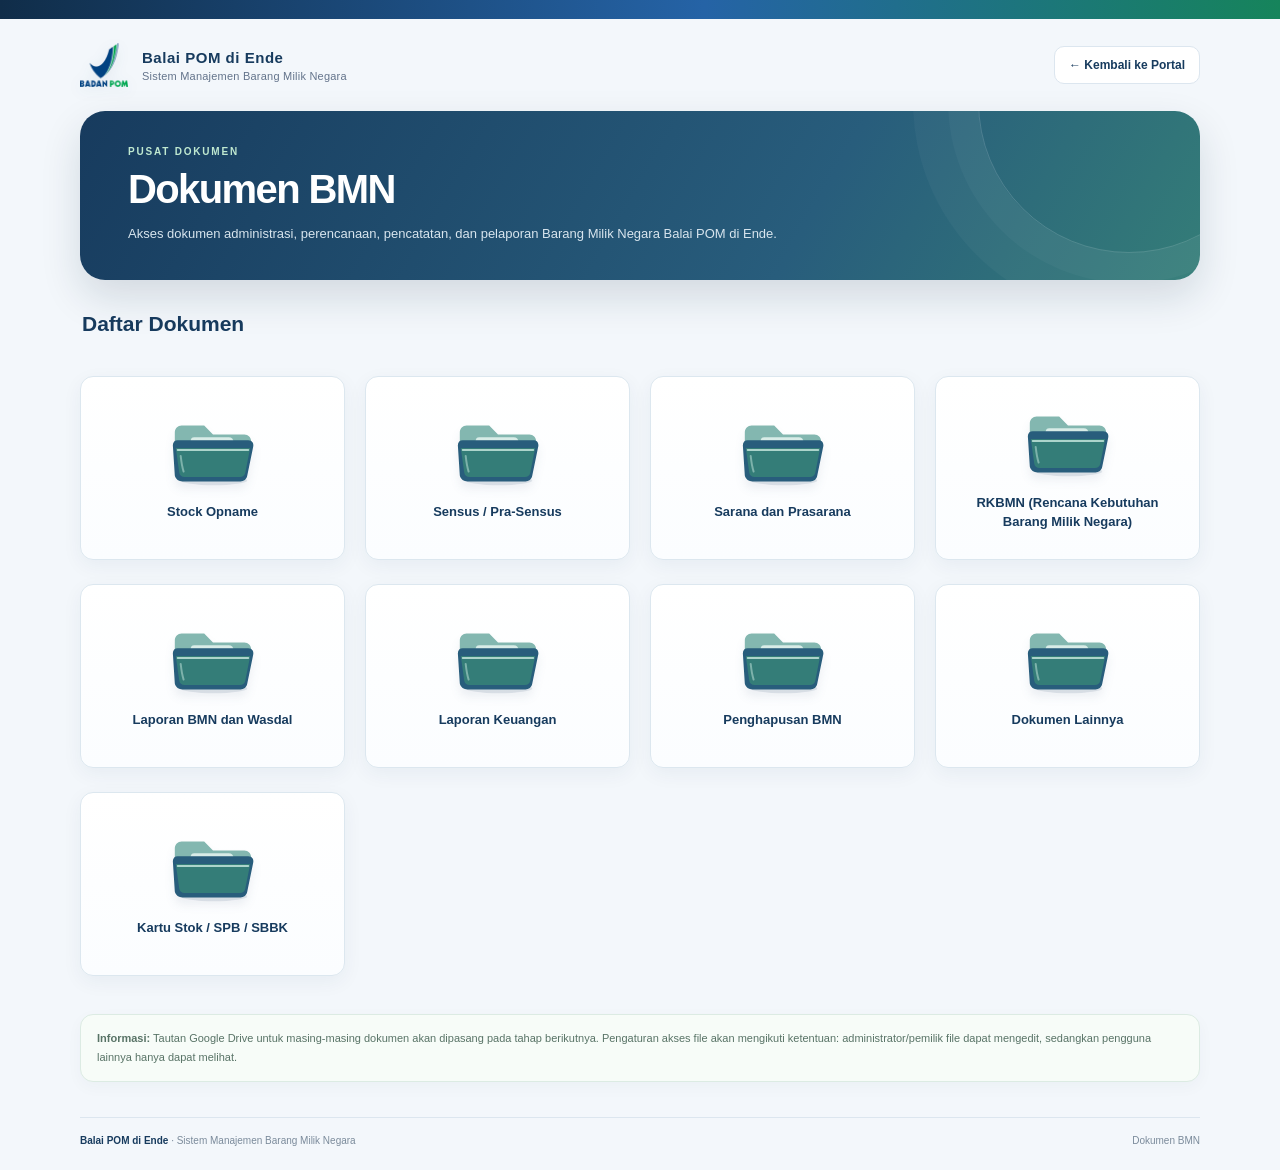
<file: dokumen.html>
<!DOCTYPE html>
<html lang="id">
<head>
<meta charset="UTF-8">
<meta name="viewport" content="width=device-width, initial-scale=1">
<meta name="theme-color" content="#173b5e">
<link rel="icon" type="image/png" href="logo-bmn.png.png">
<title>Dokumen BMN | Balai POM di Ende</title>
<style>
:root{--navy:#173b5e;--deep:#102d49;--blue:#2563a6;--green:#16845b;--ink:#1e293b;--muted:#64748b;--line:#dce6ef;--bg:#f3f7fb}
*{box-sizing:border-box}
body{margin:0;min-height:100vh;background:linear-gradient(180deg,#eaf1f7 0,#f5f8fb 280px);font-family:Inter,"Segoe UI",Arial,sans-serif;color:var(--ink)}
.top{height:7px;background:linear-gradient(90deg,#102d49,#2563a6 55%,#16845b)}
.wrap{width:min(1120px,calc(100% - 36px));margin:0 auto}
header{display:flex;align-items:center;gap:14px;padding:22px 0}
.logo{width:48px;height:48px;object-fit:contain;display:block;flex:0 0 auto;filter:drop-shadow(0 3px 7px #173b5e18)}
.brand strong{display:block;color:var(--navy);font-size:15px;letter-spacing:.035em;font-weight:850}
.brand span{display:block;color:var(--muted);font-size:11px;margin-top:4px;letter-spacing:.02em}
.back{margin-left:auto;text-decoration:none;border:1px solid var(--line);background:#fff;color:var(--navy);font-size:12px;font-weight:750;padding:10px 14px;border-radius:10px}
.hero{padding:35px clamp(22px,5vw,48px);border-radius:25px;color:#fff;background:linear-gradient(120deg,#173b5e,#285d7c 65%,#347d78);box-shadow:0 18px 45px #173b5e20;position:relative;overflow:hidden}
.hero:after{content:"";position:absolute;width:300px;height:300px;border:1px solid #ffffff28;border-radius:50%;right:-80px;top:-160px;box-shadow:0 0 0 30px #ffffff08,0 0 0 65px #ffffff08}
.kicker{font-size:10px;letter-spacing:.18em;text-transform:uppercase;color:#bfe8d0;font-weight:850}
h1{font-size:clamp(28px,4vw,40px);letter-spacing:-.04em;margin:10px 0}
.hero p{margin:0;max-width:650px;color:#d8e5ee;font-size:13px;line-height:1.8}
.section-head{display:flex;justify-content:space-between;align-items:end;gap:15px;margin:32px 2px 16px}
.section-head h2{margin:0;color:var(--navy);font-size:21px}
.section-head p{margin:0;color:var(--muted);font-size:11px}
.grid{display:grid;grid-template-columns:repeat(4,minmax(0,1fr));gap:24px 20px;padding:24px 0 38px}
.doc{width:100%;min-height:184px;text-align:center;padding:19px 15px 20px;border:1px solid #e4ebf1;border-radius:19px;background:linear-gradient(180deg,#fff 0%,#fbfdff 100%);box-shadow:0 7px 22px #173b5e0b;display:flex;flex-direction:column;align-items:center;justify-content:center;gap:11px;transition:transform .2s,border-color .2s,box-shadow .2s}
.doc{cursor:pointer;outline:none}
.doc{text-decoration:none;}
.doc:hover{transform:translateY(-6px);border-color:#9fc7c4;box-shadow:0 16px 32px #173b5e20}
.doc:hover .folder-icon{animation:folderFloat .65s ease-in-out infinite alternate}
.doc:active{transform:translateY(-1px) scale(.97);box-shadow:0 5px 12px #173b5e16}
.doc:active .folder-icon{animation:folderTap .32s ease}
.doc:focus-visible{outline:3px solid #347d78;outline-offset:4px}
@keyframes folderFloat{from{transform:translateY(0) rotate(-1deg)}to{transform:translateY(-5px) rotate(1.5deg)}}
@keyframes folderTap{0%{transform:scale(1)}45%{transform:scale(.88) rotate(-5deg)}100%{transform:scale(1.04) rotate(2deg)}}
@media(prefers-reduced-motion:reduce){.doc,.folder-icon{animation:none!important;transition:none!important}}
.folder-icon{width:94px;height:78px;display:grid;place-items:center;margin-bottom:1px}
.folder-icon svg{width:94px;height:78px;display:block;filter:drop-shadow(0 7px 5px #173b5e13)}
.doc strong{font-size:13px;line-height:1.45;color:var(--navy);max-width:205px;font-weight:750}
.note{margin:0 0 35px;padding:14px 16px;border:1px solid #dcebe3;background:#f7fcf8;border-radius:13px;color:#587366;font-size:11px;line-height:1.7}
footer{border-top:1px solid var(--line);padding:17px 0 24px;color:#7b8b9b;font-size:10px;display:flex;justify-content:space-between;gap:12px;flex-wrap:wrap}
footer strong{color:var(--navy)}
@media(max-width:900px){.grid{grid-template-columns:repeat(2,minmax(0,1fr))}}
@media(max-width:520px){.wrap{width:calc(100% - 28px)}header{padding:15px 0}.logo{width:43px;height:43px}.brand strong{font-size:11px}.brand span{font-size:10px}.back{padding:9px 10px;font-size:10px}.hero{border-radius:19px;padding:28px 21px}.section-head{align-items:flex-start;flex-direction:column}.grid{gap:10px}.doc{min-height:150px;padding:14px}.doc strong{font-size:12px}}
</style>
  <link rel="stylesheet" href="./mobile-polish.css">
<style>
/* Identitas visual BMN konsisten dengan rancangan Canva */
:root{--bmn-navy:#073b63;--bmn-blue:#0878c9;--bmn-green:#159b68;--bmn-line:#dce7ef;--bmn-bg:#f3f7fb;--bmn-text:#17354b}
body{font-family:Inter,"Segoe UI",Arial,sans-serif!important;background:var(--bmn-bg)!important;color:var(--bmn-text)!important}
header,.site-header,.topbar{border-color:var(--bmn-line)!important}
button,.btn,a.button{border-radius:9px!important;font-weight:750}
input,select,textarea{border-radius:8px!important;border-color:#d2dee8!important}
input:focus,select:focus,textarea:focus{outline:0!important;border-color:var(--bmn-blue)!important;box-shadow:0 0 0 3px rgba(8,120,201,.12)!important}
.card,.doc,.panel,.info-card{border-radius:13px!important;border-color:var(--bmn-line)!important;box-shadow:0 6px 20px rgba(18,58,86,.055)!important}
a{transition:color .18s ease,background .18s ease}
@media(max-width:700px){main,.container,.wrap{max-width:100%!important}}
</style>
</head>
<body>
<div class="top"></div>
<div class="wrap">
<header>
  <img class="logo" src="[data-uri]" alt="Logo Badan POM">
  <div class="brand"><strong>Balai POM di Ende</strong><span>Sistem Manajemen Barang Milik Negara</span></div>
  <a class="back" href="index.html">← Kembali ke Portal</a>
</header>
<section class="hero">
  <div class="kicker">Pusat Dokumen</div>
  <h1>Dokumen BMN</h1>
  <p>Akses dokumen administrasi, perencanaan, pencatatan, dan pelaporan Barang Milik Negara Balai POM di Ende.</p>
</section>
<div class="section-head">
  <h2>Daftar Dokumen</h2>
  
</div>
<main class="grid" aria-label="Daftar dokumen BMN">
  <a class="doc"href="https://drive.google.com/drive/folders/1xDgNW30gmPF_INp-0i57Bp9kVBRUi0t3?usp=drive_link"target="_blank"rel="noopener noreferrer"title="Buka dokumen Stock Opname"><span class="folder-icon" aria-hidden="true"><svg viewBox="0 0 96 78" role="img" aria-hidden="true"><ellipse cx="49" cy="68" rx="34" ry="5" fill="#183B5E" opacity=".10"/><path d="M9 19c0-4 3-7 7-7h23l9 9h32c4 0 7 3 7 7v8H9V19Z" fill="#83B7B0"/><path d="M29 24h35c3 0 5 2 5 5v8H25v-8c0-3 1-5 4-5Z" fill="#D8ECE7"/><path d="M34 30h29M34 35h23" stroke="#D5DDE5" stroke-width="2.2" stroke-linecap="round"/><path d="M7 32c0-3 2-5 5-5h72c4 0 6 3 5 7l-6 29c-.7 4-3.5 6-7 6H17c-4 0-7-2-8-6L7 32Z" fill="#285D7C"/><path d="M10 35h76l-5 25c-.5 3-2.5 4.5-5.5 4.5H19c-3 0-5-1.5-5.5-4.5L10 35Z" fill="#347D78"/><path d="M12 37h72" stroke="#B9DED5" stroke-width="2" stroke-linecap="round" opacity=".9"/><path d="M15 43c1 9 2 13 3 16" stroke="#B9DED5" stroke-width="2" stroke-linecap="round" opacity=".55"/></svg></span><strong>Stock Opname</strong></a>
  <a class="doc"href="https://drive.google.com/drive/folders/1Z1zxgkIINRwB_Dr1vVnjUa59iiblxbOG?usp=drive_link"target="_blank"rel="noopener noreferrer"title="Buka dokumen Sensus / Pra-Sensus"><span class="folder-icon" aria-hidden="true"><svg viewBox="0 0 96 78" role="img" aria-hidden="true"><ellipse cx="49" cy="68" rx="34" ry="5" fill="#183B5E" opacity=".10"/><path d="M9 19c0-4 3-7 7-7h23l9 9h32c4 0 7 3 7 7v8H9V19Z" fill="#83B7B0"/><path d="M29 24h35c3 0 5 2 5 5v8H25v-8c0-3 1-5 4-5Z" fill="#D8ECE7"/><path d="M34 30h29M34 35h23" stroke="#D5DDE5" stroke-width="2.2" stroke-linecap="round"/><path d="M7 32c0-3 2-5 5-5h72c4 0 6 3 5 7l-6 29c-.7 4-3.5 6-7 6H17c-4 0-7-2-8-6L7 32Z" fill="#285D7C"/><path d="M10 35h76l-5 25c-.5 3-2.5 4.5-5.5 4.5H19c-3 0-5-1.5-5.5-4.5L10 35Z" fill="#347D78"/><path d="M12 37h72" stroke="#B9DED5" stroke-width="2" stroke-linecap="round" opacity=".9"/><path d="M15 43c1 9 2 13 3 16" stroke="#B9DED5" stroke-width="2" stroke-linecap="round" opacity=".55"/></svg></span><strong>Sensus / Pra-Sensus</strong></a>
  <a class="doc"href="https://drive.google.com/drive/folders/10RNxUnkL6ji9JAZM6HaArKB9jmGpFhE0?usp=drive_link"target="_blank"rel="noopener noreferrer"title="Buka dokumen Sarana dan Prasarana"><span class="folder-icon" aria-hidden="true"><svg viewBox="0 0 96 78" role="img" aria-hidden="true"><ellipse cx="49" cy="68" rx="34" ry="5" fill="#183B5E" opacity=".10"/><path d="M9 19c0-4 3-7 7-7h23l9 9h32c4 0 7 3 7 7v8H9V19Z" fill="#83B7B0"/><path d="M29 24h35c3 0 5 2 5 5v8H25v-8c0-3 1-5 4-5Z" fill="#D8ECE7"/><path d="M34 30h29M34 35h23" stroke="#D5DDE5" stroke-width="2.2" stroke-linecap="round"/><path d="M7 32c0-3 2-5 5-5h72c4 0 6 3 5 7l-6 29c-.7 4-3.5 6-7 6H17c-4 0-7-2-8-6L7 32Z" fill="#285D7C"/><path d="M10 35h76l-5 25c-.5 3-2.5 4.5-5.5 4.5H19c-3 0-5-1.5-5.5-4.5L10 35Z" fill="#347D78"/><path d="M12 37h72" stroke="#B9DED5" stroke-width="2" stroke-linecap="round" opacity=".9"/><path d="M15 43c1 9 2 13 3 16" stroke="#B9DED5" stroke-width="2" stroke-linecap="round" opacity=".55"/></svg></span><strong>Sarana dan Prasarana</strong></a>
  <a class="doc"href="https://drive.google.com/drive/folders/1TGGmzwz5KRl86i4Tj5rzZC1OcP6XrqWs?usp=drive_link"target="_blank"rel="noopener noreferrer"title="Buka dokumen RKBMN (Rencana Kebutuhan Barang Milik Negara)"><span class="folder-icon" aria-hidden="true"><svg viewBox="0 0 96 78" role="img" aria-hidden="true"><ellipse cx="49" cy="68" rx="34" ry="5" fill="#183B5E" opacity=".10"/><path d="M9 19c0-4 3-7 7-7h23l9 9h32c4 0 7 3 7 7v8H9V19Z" fill="#83B7B0"/><path d="M29 24h35c3 0 5 2 5 5v8H25v-8c0-3 1-5 4-5Z" fill="#D8ECE7"/><path d="M34 30h29M34 35h23" stroke="#D5DDE5" stroke-width="2.2" stroke-linecap="round"/><path d="M7 32c0-3 2-5 5-5h72c4 0 6 3 5 7l-6 29c-.7 4-3.5 6-7 6H17c-4 0-7-2-8-6L7 32Z" fill="#285D7C"/><path d="M10 35h76l-5 25c-.5 3-2.5 4.5-5.5 4.5H19c-3 0-5-1.5-5.5-4.5L10 35Z" fill="#347D78"/><path d="M12 37h72" stroke="#B9DED5" stroke-width="2" stroke-linecap="round" opacity=".9"/><path d="M15 43c1 9 2 13 3 16" stroke="#B9DED5" stroke-width="2" stroke-linecap="round" opacity=".55"/></svg></span><strong>RKBMN (Rencana Kebutuhan Barang Milik Negara)</strong></a>
  <a class="doc"href="https://drive.google.com/drive/folders/1nK7_etqwhOZoDagjMD7WB4ZB5ZOkPVvZ?usp=drive_link"target="_blank"rel="noopener noreferrer"title="Buka dokumen Laporan BMN dan Wasdal"><span class="folder-icon" aria-hidden="true"><svg viewBox="0 0 96 78" role="img" aria-hidden="true"><ellipse cx="49" cy="68" rx="34" ry="5" fill="#183B5E" opacity=".10"/><path d="M9 19c0-4 3-7 7-7h23l9 9h32c4 0 7 3 7 7v8H9V19Z" fill="#83B7B0"/><path d="M29 24h35c3 0 5 2 5 5v8H25v-8c0-3 1-5 4-5Z" fill="#D8ECE7"/><path d="M34 30h29M34 35h23" stroke="#D5DDE5" stroke-width="2.2" stroke-linecap="round"/><path d="M7 32c0-3 2-5 5-5h72c4 0 6 3 5 7l-6 29c-.7 4-3.5 6-7 6H17c-4 0-7-2-8-6L7 32Z" fill="#285D7C"/><path d="M10 35h76l-5 25c-.5 3-2.5 4.5-5.5 4.5H19c-3 0-5-1.5-5.5-4.5L10 35Z" fill="#347D78"/><path d="M12 37h72" stroke="#B9DED5" stroke-width="2" stroke-linecap="round" opacity=".9"/><path d="M15 43c1 9 2 13 3 16" stroke="#B9DED5" stroke-width="2" stroke-linecap="round" opacity=".55"/></svg></span><strong>Laporan BMN dan Wasdal</strong></a>
  <a class="doc"href="https://drive.google.com/drive/folders/1Qkpq8sisNuBfkqH39i9hBBXJNH8gTimR?usp=drive_link"target="_blank"rel="noopener noreferrer"title="Buka dokumen Laporan Keuangan"><span class="folder-icon" aria-hidden="true"><svg viewBox="0 0 96 78" role="img" aria-hidden="true"><ellipse cx="49" cy="68" rx="34" ry="5" fill="#183B5E" opacity=".10"/><path d="M9 19c0-4 3-7 7-7h23l9 9h32c4 0 7 3 7 7v8H9V19Z" fill="#83B7B0"/><path d="M29 24h35c3 0 5 2 5 5v8H25v-8c0-3 1-5 4-5Z" fill="#D8ECE7"/><path d="M34 30h29M34 35h23" stroke="#D5DDE5" stroke-width="2.2" stroke-linecap="round"/><path d="M7 32c0-3 2-5 5-5h72c4 0 6 3 5 7l-6 29c-.7 4-3.5 6-7 6H17c-4 0-7-2-8-6L7 32Z" fill="#285D7C"/><path d="M10 35h76l-5 25c-.5 3-2.5 4.5-5.5 4.5H19c-3 0-5-1.5-5.5-4.5L10 35Z" fill="#347D78"/><path d="M12 37h72" stroke="#B9DED5" stroke-width="2" stroke-linecap="round" opacity=".9"/><path d="M15 43c1 9 2 13 3 16" stroke="#B9DED5" stroke-width="2" stroke-linecap="round" opacity=".55"/></svg></span><strong>Laporan Keuangan</strong></a>
  <a class="doc"href="https://drive.google.com/drive/folders/1nspcdIdRHVna7CDqywr-2SkP12Z-1ZBN?usp=drive_link"target="_blank"rel="noopener noreferrer"title="Buka dokumen Penghapusan BMN"><span class="folder-icon" aria-hidden="true"><svg viewBox="0 0 96 78" role="img" aria-hidden="true"><ellipse cx="49" cy="68" rx="34" ry="5" fill="#183B5E" opacity=".10"/><path d="M9 19c0-4 3-7 7-7h23l9 9h32c4 0 7 3 7 7v8H9V19Z" fill="#83B7B0"/><path d="M29 24h35c3 0 5 2 5 5v8H25v-8c0-3 1-5 4-5Z" fill="#D8ECE7"/><path d="M34 30h29M34 35h23" stroke="#D5DDE5" stroke-width="2.2" stroke-linecap="round"/><path d="M7 32c0-3 2-5 5-5h72c4 0 6 3 5 7l-6 29c-.7 4-3.5 6-7 6H17c-4 0-7-2-8-6L7 32Z" fill="#285D7C"/><path d="M10 35h76l-5 25c-.5 3-2.5 4.5-5.5 4.5H19c-3 0-5-1.5-5.5-4.5L10 35Z" fill="#347D78"/><path d="M12 37h72" stroke="#B9DED5" stroke-width="2" stroke-linecap="round" opacity=".9"/><path d="M15 43c1 9 2 13 3 16" stroke="#B9DED5" stroke-width="2" stroke-linecap="round" opacity=".55"/></svg></span><strong>Penghapusan BMN</strong></a>
  <a class="doc"href="https://drive.google.com/drive/folders/1W--pcJHAEFobGCcZ1IMp5ttFrABdfst1?usp=drive_link"target="_blank"rel="noopener noreferrer"title="Buka dokumen Dokumen Lainnya"><span class="folder-icon" aria-hidden="true"><svg viewBox="0 0 96 78" role="img" aria-hidden="true"><ellipse cx="49" cy="68" rx="34" ry="5" fill="#183B5E" opacity=".10"/><path d="M9 19c0-4 3-7 7-7h23l9 9h32c4 0 7 3 7 7v8H9V19Z" fill="#83B7B0"/><path d="M29 24h35c3 0 5 2 5 5v8H25v-8c0-3 1-5 4-5Z" fill="#D8ECE7"/><path d="M34 30h29M34 35h23" stroke="#D5DDE5" stroke-width="2.2" stroke-linecap="round"/><path d="M7 32c0-3 2-5 5-5h72c4 0 6 3 5 7l-6 29c-.7 4-3.5 6-7 6H17c-4 0-7-2-8-6L7 32Z" fill="#285D7C"/><path d="M10 35h76l-5 25c-.5 3-2.5 4.5-5.5 4.5H19c-3 0-5-1.5-5.5-4.5L10 35Z" fill="#347D78"/><path d="M12 37h72" stroke="#B9DED5" stroke-width="2" stroke-linecap="round" opacity=".9"/><path d="M15 43c1 9 2 13 3 16" stroke="#B9DED5" stroke-width="2" stroke-linecap="round" opacity=".55"/></svg></span><strong>Dokumen Lainnya</strong></a>
  <a class="doc"href="https://docs.google.com/spreadsheets/d/1XIuEBo_lfU2k3T9em_-60qOdI8MLxNxhxBsqqAqUDkM/edit?usp=drive_link"target="_blank"rel="noopener noreferrer"title="Buka dokumen Kartu Stok / SPB / SBBK"><span class="folder-icon" aria-hidden="true"><svg viewBox="0 0 96 78" role="img" aria-hidden="true">
      <ellipse cx="49" cy="68" rx="34" ry="5" fill="#183B5E" opacity=".10"/>
      <path d="M9 19c0-4 3-7 7-7h23l9 9h32c4 0 7 3 7 7v8H9V19Z" fill="#83B7B0"/>
      <path d="M29 24h35c3 0 5 2 5 5v8H25v-8c0-3 1-5 4-5Z" fill="#D8ECE7"/>
      <path d="M34 30h29M34 35h23" stroke="#D5DDE5" stroke-width="2.2" stroke-linecap="round"/>
      <path d="M7 32c0-3 2-5 5-5h72c4 0 6 3 5 7l-6 29c-.7 4-3.5 6-7 6H17c-4 0-7-2-8-6L7 32Z" fill="#285D7C"/>
      <path d="M10 35h76l-5 25c-.5 3-2.5 4.5-5.5 4.5H19c-3 0-5-1.5-5.5-4.5L10 35Z" fill="#347D78"/>
      <path d="M12 37h72" stroke="#B9DED5" stroke-width="2" stroke-linecap="round" opacity=".9"/>
    </svg></span>
    <strong>Kartu Stok / SPB / SBBK</strong>
  </a>
</main>
<div class="note"><strong>Informasi:</strong> Tautan Google Drive untuk masing-masing dokumen akan dipasang pada tahap berikutnya. Pengaturan akses file akan mengikuti ketentuan: administrator/pemilik file dapat mengedit, sedangkan pengguna lainnya hanya dapat melihat.</div>
<footer><span><strong>Balai POM di Ende</strong> · Sistem Manajemen Barang Milik Negara</span><span>Dokumen BMN</span></footer>
</div>
</body>
</html>
</file>
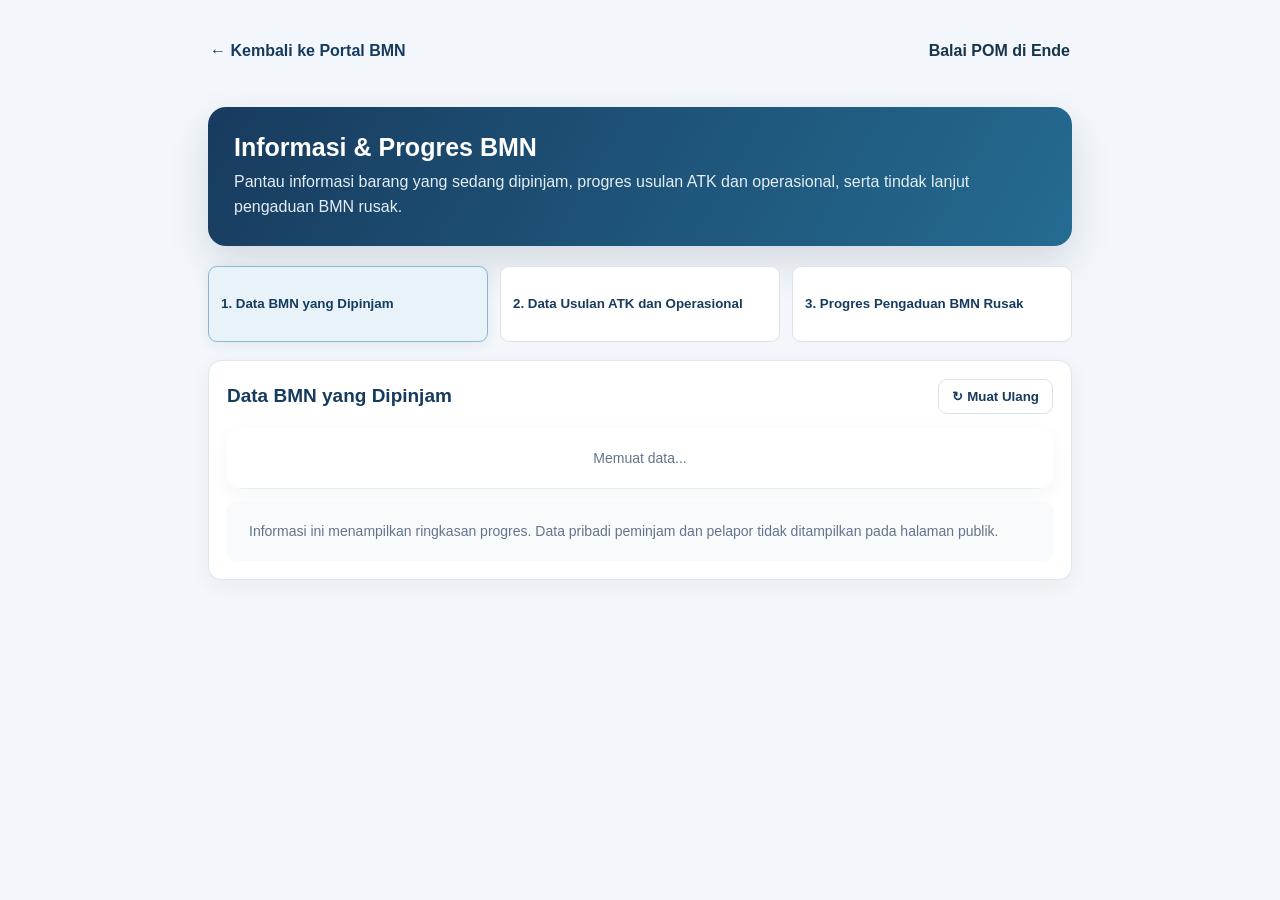
<file: informasi.html>
<!doctype html>
<html lang="id">
<head>
<meta charset="utf-8"><meta name="viewport" content="width=device-width,initial-scale=1">
<title>Informasi & Progres BMN | Balai POM di Ende</title>
<link rel="stylesheet" href="./mobile-polish.css">
<style>
:root{--navy:#173b5e;--blue:#2563eb;--bg:#f3f6fa;--text:#1e293b;--muted:#64748b;--border:#dbe3ed}
*{box-sizing:border-box;font-family:Arial,Helvetica,sans-serif}body{margin:0;background:var(--bg);color:var(--text)}
.wrap{max-width:1180px;margin:0 auto;padding:28px 18px 44px}.top{display:flex;align-items:center;justify-content:space-between;gap:16px;margin-bottom:22px}.top a{color:var(--navy);text-decoration:none;font-weight:700}
.hero{background:linear-gradient(120deg,#173b5e,#256b91);color:#fff;border-radius:18px;padding:26px;margin-bottom:20px}.hero h1{margin:0 0 8px;font-size:25px}.hero p{margin:0;color:#e3edf5;line-height:1.55}
.tabs{display:grid;grid-template-columns:repeat(3,minmax(0,1fr));gap:12px;margin:18px 0}
.tab{border:1px solid var(--border);border-radius:12px;background:#fff;padding:15px 12px;text-align:left;color:var(--navy);font-weight:700;cursor:pointer;min-height:76px}
.tab.active{background:#e8f2f9;border-color:#8db6d0;box-shadow:0 3px 12px #173b5e14}
.panel{background:#fff;border:1px solid var(--border);border-radius:14px;padding:18px;box-shadow:0 5px 18px #173b5e08}
.panel-head{display:flex;align-items:center;justify-content:space-between;gap:12px;flex-wrap:wrap;margin-bottom:14px}.panel h2{font-size:19px;margin:0;color:var(--navy)}
.refresh{border:1px solid var(--border);background:#fff;border-radius:9px;padding:9px 13px;cursor:pointer;color:var(--navy);font-weight:700}
.table-wrap{overflow:auto}table{width:100%;border-collapse:collapse;min-width:720px}th,td{padding:11px 12px;text-align:left;border-bottom:1px solid #e8eef3;font-size:13px;vertical-align:top}th{background:#f5f8fb;color:#526579;white-space:nowrap}
.status{display:inline-block;border-radius:999px;padding:5px 9px;font-size:12px;font-weight:700;white-space:nowrap}.yellow{background:#fff4cc;color:#946200}.green{background:#dcfce7;color:#166534}.red{background:#fee2e2;color:#b91c1c}.blue{background:#dbeafe;color:#1d4ed8}.gray{background:#e2e8f0;color:#475569}
.empty,.notice{padding:22px;text-align:center;color:var(--muted);font-size:14px}.notice{text-align:left;background:#f8fafc;border-radius:9px;margin-top:12px}
@media(max-width:760px){.tabs{grid-template-columns:1fr}.wrap{padding:16px 12px 30px}.hero{padding:20px}.hero h1{font-size:21px}.panel{padding:13px}}
</style>
<style>
/* Identitas visual BMN konsisten dengan rancangan Canva */
:root{--bmn-navy:#073b63;--bmn-blue:#0878c9;--bmn-green:#159b68;--bmn-line:#dce7ef;--bmn-bg:#f3f7fb;--bmn-text:#17354b}
body{font-family:Inter,"Segoe UI",Arial,sans-serif!important;background:var(--bmn-bg)!important;color:var(--bmn-text)!important}
header,.site-header,.topbar{border-color:var(--bmn-line)!important}
button,.btn,a.button{border-radius:9px!important;font-weight:750}
input,select,textarea{border-radius:8px!important;border-color:#d2dee8!important}
input:focus,select:focus,textarea:focus{outline:0!important;border-color:var(--bmn-blue)!important;box-shadow:0 0 0 3px rgba(8,120,201,.12)!important}
.card,.doc,.panel,.info-card{border-radius:13px!important;border-color:var(--bmn-line)!important;box-shadow:0 6px 20px rgba(18,58,86,.055)!important}
a{transition:color .18s ease,background .18s ease}
@media(max-width:700px){main,.container,.wrap{max-width:100%!important}}
</style>
</head>
<body>
<div class="wrap">
 <div class="top"><a href="./index.html">← Kembali ke Portal BMN</a><strong>Balai POM di Ende</strong></div>
 <header class="hero"><h1>Informasi & Progres BMN</h1><p>Pantau informasi barang yang sedang dipinjam, progres usulan ATK dan operasional, serta tindak lanjut pengaduan BMN rusak.</p></header>
 <div class="tabs" role="tablist">
  <button class="tab active" data-view="dipinjam" type="button">1. Data BMN yang Dipinjam</button>
  <button class="tab" data-view="usulan" type="button">2. Data Usulan ATK dan Operasional</button>
  <button class="tab" data-view="rusak" type="button">3. Progres Pengaduan BMN Rusak</button>
 </div>
 <section class="panel">
  <div class="panel-head"><h2 id="panelTitle">Data BMN yang Dipinjam</h2><button class="refresh" id="refreshBtn" type="button">↻ Muat Ulang</button></div>
  <div class="table-wrap"><table><thead id="head"></thead><tbody id="body"><tr><td class="empty">Memuat data...</td></tr></tbody></table></div>
  <div class="notice">Informasi ini menampilkan ringkasan progres. Data pribadi peminjam dan pelapor tidak ditampilkan pada halaman publik.</div>
 </section>
</div>
<script>
/* Jembatan API BMN untuk frontend GitHub Pages. */
(function () {
  "use strict";
  const API_URL = "https://script.google.com/macros/s/AKfycbxByexTJ4g5MB5chpm9CAnR4YJeq72tDIpvdIX6oGBteKEWTkvdL525Te9yYtz_FTzV/exec";
  const pending = Object.create(null);
  let sequence = 0;

  function bersihkan(id) {
    const item = pending[id];
    if (!item) return;
    clearTimeout(item.timer);
    if (item.frame && item.frame.parentNode) item.frame.parentNode.removeChild(item.frame);
    delete pending[id];
  }

  window.addEventListener("message", function (event) {
    const message = event.data;
    if (!message || message.__bmnApiResponse !== true || typeof message.id !== "string") return;
    const item = pending[message.id];
    if (!item) return;
    // Apps Script dapat membungkus HtmlOutput dalam iframe googleusercontent.
    // Karena itu event.source tidak selalu sama dengan iframe luar yang kita buat.
    // ID acak per permintaan dipakai untuk mencocokkan respons.
    bersihkan(message.id);
    if (message.ok) {
      if (typeof item.success === "function") item.success(message.result);
    } else {
      const error = new Error(message.error || "Permintaan ke server BMN gagal.");
      if (typeof item.failure === "function") item.failure(error);
      else console.error(error);
    }
  });

  function send(method, args, success, failure) {
    const id = "bmn_" + Date.now() + "_" + (++sequence) + "_" + Math.random().toString(36).slice(2);
    const frame = document.createElement("iframe");
    frame.name = "bmn_api_frame_" + id;
    frame.setAttribute("aria-hidden", "true");
    frame.style.cssText = "position:absolute;width:0;height:0;border:0;left:-9999px;top:-9999px";
    pending[id] = {
      success: success,
      failure: failure,
      frame: frame,
      timer: setTimeout(function () {
        const item = pending[id];
        if (!item) return;
        bersihkan(id);
        const error = new Error("Server belum memberikan jawaban. Periksa koneksi dan pengaturan akses Web App Apps Script.");
        if (typeof item.failure === "function") item.failure(error);
      }, 45000)
    };
    document.body.appendChild(frame);

    const form = document.createElement("form");
    form.method = "POST";
    form.action = API_URL;
    form.target = frame.name;
    form.acceptCharset = "UTF-8";
    form.style.display = "none";
    const input = document.createElement("textarea");
    input.name = "bmnApi";
    input.value = JSON.stringify({ id: id, method: method, args: args });
    form.appendChild(input);
    document.body.appendChild(form);
    form.submit();
    window.setTimeout(function(){ if(form.parentNode)form.parentNode.removeChild(form); }, 1500);
  }

  function makeRunner(success, failure) {
    return new Proxy({}, {
      get: function (_target, property) {
        if (property === "withSuccessHandler") return function (callback) { return makeRunner(callback, failure); };
        if (property === "withFailureHandler") return function (callback) { return makeRunner(success, callback); };
        if (property === "withUserObject") return function () { return makeRunner(success, failure); };
        if (typeof property !== "string" || property === "then") return undefined;
        return function () { send(property, Array.prototype.slice.call(arguments), success, failure); };
      }
    });
  }

  window.google = window.google || {};
  window.google.script = window.google.script || {};
  window.google.script.run = makeRunner(null, null);
})();

</script>
<script>
(function(){
const $=id=>document.getElementById(id);
let active="dipinjam";
const views={
 dipinjam:{title:"Data BMN yang Dipinjam",method:"getDataBMNDipinjamPublik",cols:[["kode","Kode BMN"],["nup","NUP"],["barang","Nama Barang"],["merk","Merk"],["tipe","Tipe / Model"],["jenis","Jenis BMN"],["tanggalPinjam","Tanggal Pinjam"],["rencanaKembali","Rencana Kembali"]]},
 usulan:{title:"Data Usulan ATK dan Operasional",method:"getProgresUsulanATKPublik",cols:[["id","ID Usulan"],["tanggal","Tanggal Pengajuan"],["namaPengusul","Nama Pengusul"],["barang","Nama Barang"],["jumlah","Jumlah"],["status","Status Progres"],["keterangan","Keterangan Admin"]]},
 rusak:{title:"Progres Pengaduan BMN Rusak",method:"getProgresPengaduanRusakPublik",cols:[["id","ID Pengaduan"],["tanggal","Tanggal"],["barang","Nama Barang / Merk"],["tingkat","Tingkat Kerusakan"],["lokasi","Lokasi"],["status","Status Progres"],["keterangan","Keterangan Admin"]]}
};
function esc(v){return String(v==null||v===""?"-":v).replace(/&/g,"&amp;").replace(/</g,"&lt;").replace(/>/g,"&gt;").replace(/"/g,"&quot;").replace(/'/g,"&#039;");}
function badge(v){const s=String(v||"").toUpperCase();const cls=s==="PROSES TELAAH"?"yellow":s==="DISETUJUI"||s==="SEDANG DIPERBAIKI"?"green":s==="DITOLAK"||s==="USUL PENGHAPUSAN"?"red":s==="SELESAI DIPERBAIKI"?"blue":"gray";return '<span class="status '+cls+'">'+esc(v)+'</span>';}
function render(rows){
 const d=views[active];$("panelTitle").textContent=d.title;
 $("head").innerHTML="<tr>"+d.cols.map(c=>"<th>"+esc(c[1])+"</th>").join("")+"</tr>";
 if(!rows||!rows.length){$("body").innerHTML='<tr><td class="empty" colspan="'+d.cols.length+'">Belum ada data untuk ditampilkan.</td></tr>';return;}
 $("body").innerHTML=rows.map(r=>"<tr>"+d.cols.map(c=>"<td>"+(c[0]==="status"?badge(r[c[0]]):esc(r[c[0]]))+"</td>").join("")+"</tr>").join("");
}
function load(){
 const d=views[active];$("body").innerHTML='<tr><td class="empty" colspan="'+d.cols.length+'">Memuat data...</td></tr>';
 google.script.run.withSuccessHandler(render).withFailureHandler(e=>{$("body").innerHTML='<tr><td class="empty" colspan="'+d.cols.length+'">'+esc(e.message||"Gagal memuat data.")+'</td></tr>';})[d.method]();
}
document.querySelectorAll(".tab").forEach(b=>b.addEventListener("click",()=>{active=b.dataset.view;document.querySelectorAll(".tab").forEach(x=>x.classList.toggle("active",x===b));load();}));
$("refreshBtn").addEventListener("click",load);
load();
})();
</script>
</body></html>
</file>
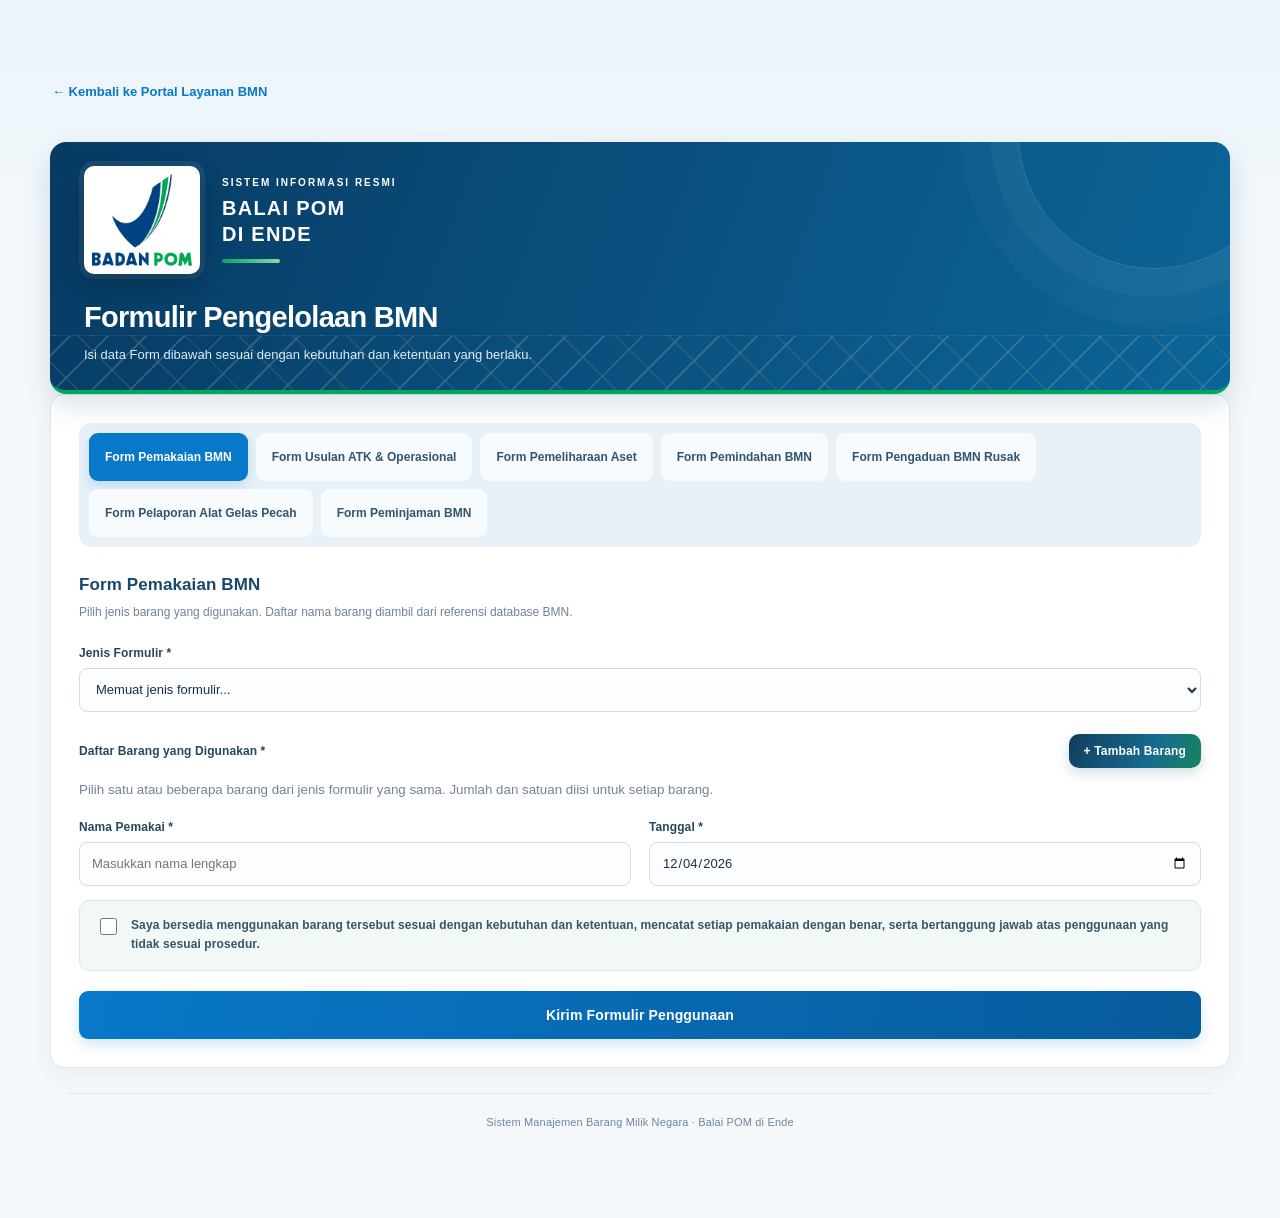
<file: pengelolaan.html>
<!DOCTYPE html>
<html lang="id">
<head>
<meta charset="UTF-8"><meta name="viewport" content="width=device-width, initial-scale=1">
<base target="_top"><title>Formulir Pengelolaan BMN | Balai POM di Ende</title>
<link rel="icon" type="image/png" href="logo-bmn.png.png">
<style>
    /* Tombol interaktif pada daftar barang */
    .btn-tambah-barang,.btn-hapus-barang{display:inline-flex;align-items:center;justify-content:center;gap:8px;border:0;border-radius:10px;padding:10px 15px;font:700 12px Inter,"Segoe UI",Arial,sans-serif;letter-spacing:.15px;cursor:pointer;user-select:none;transition:transform .2s ease,box-shadow .2s ease,filter .2s ease,background .2s ease;position:relative;overflow:hidden}
    .btn-tambah-barang{color:#fff;background:linear-gradient(115deg,#123d5d 0%,#176b91 62%,#16845b 100%);box-shadow:0 5px 13px rgba(18,61,93,.18)}
    .btn-tambah-barang:before{content:"";position:absolute;inset:0;background:linear-gradient(110deg,transparent 20%,rgba(255,255,255,.22) 48%,transparent 72%);transform:translateX(-120%);transition:transform .55s ease}
    .btn-tambah-barang:hover{transform:translateY(-2px);box-shadow:0 9px 19px rgba(18,61,93,.25);filter:saturate(1.12)}
    .btn-tambah-barang:hover:before{transform:translateX(120%)}
    .btn-tambah-barang:active,.btn-hapus-barang:active{transform:translateY(1px) scale(.97);box-shadow:0 2px 6px rgba(15,40,60,.16)}
    .btn-hapus-barang{color:#a43b42;background:linear-gradient(135deg,#fff3f2,#ffe5e2);border:1px solid #f2c7c4;padding:9px 12px;box-shadow:0 3px 8px rgba(164,59,66,.07)}
    .btn-hapus-barang:hover{color:#fff;background:linear-gradient(120deg,#c84b50,#a92f3c);border-color:#b83d47;transform:translateY(-2px);box-shadow:0 7px 15px rgba(169,47,60,.2)}
    .btn-tambah-barang:focus-visible,.btn-hapus-barang:focus-visible{outline:3px solid rgba(36,118,199,.28);outline-offset:3px}
    @media(max-width:480px){.btn-tambah-barang,.btn-hapus-barang{padding:10px 12px;font-size:11px}}

:root{--navy:#173b5e;--navy2:#102d49;--blue:#2563eb;--bg:#f3f6fa;--text:#1e293b;--muted:#64748b;--line:#dbe3ed;--green:#15803d}
*{box-sizing:border-box;font-family:Arial,Helvetica,sans-serif}body{margin:0;background:linear-gradient(180deg,#eaf1f8 0,#f5f7fb 320px);color:var(--text);padding:26px 15px}.wrap{max-width:920px;margin:auto}
.top{margin:0 0 16px}.top a{color:var(--navy);text-decoration:none;font-weight:700;font-size:13px}
.hero{position:relative;isolation:isolate;overflow:hidden;background:linear-gradient(125deg,#0b263d 0%,#123f60 54%,#176b8e 100%);color:#fff;padding:36px 42px 35px;border-radius:24px 24px 0 0;border-bottom:4px solid #00a85a;box-shadow:0 18px 42px rgba(12,43,66,.20)}
.hero:before{content:"";position:absolute;z-index:-1;left:0;right:0;bottom:0;height:54px;opacity:.22;background:repeating-linear-gradient(135deg,transparent 0 13px,rgba(244,231,200,.75) 13px 15px,transparent 15px 27px),repeating-linear-gradient(45deg,transparent 0 19px,rgba(214,179,106,.55) 19px 21px,transparent 21px 38px);border-top:1px solid rgba(244,231,200,.35)}
.agency-brand{display:flex;align-items:center;gap:22px;margin-bottom:26px}
.agency-logo-frame{width:116px;height:108px;padding:9px 12px;border-radius:18px;background:#fff;border:1px solid rgba(255,255,255,.72);box-shadow:0 12px 28px rgba(0,0,0,.22),0 0 0 5px rgba(255,255,255,.07);display:flex;align-items:center;justify-content:center}
.agency-logo-frame img{max-width:100%;max-height:100%;object-fit:contain}
.agency-copy{display:flex;flex-direction:column;gap:7px}
.agency-kicker{color:#b8d8e9;font-size:10px;letter-spacing:2px;font-weight:800;text-transform:uppercase}
.agency-name{font-size:20px;letter-spacing:1.25px;line-height:1.3;font-weight:900;text-transform:uppercase}
.agency-divider{width:58px;height:4px;background:linear-gradient(90deg,#00a85a,#8bd6ae);border-radius:4px;margin-top:5px}
.hero h1{font-size:29px;letter-spacing:-.55px;margin:0 0 9px;color:#fff}
.hero p{max-width:680px;color:#dceaf3;font-size:13px;line-height:1.8;margin:0}
@media(max-width:650px){.hero{padding:25px 21px 28px;border-radius:18px 18px 0 0}.agency-brand{gap:14px;margin-bottom:21px}.agency-logo-frame{width:78px;height:76px;padding:6px 8px;border-radius:13px}.agency-kicker{font-size:8px;letter-spacing:1.1px}.agency-name{font-size:13px;letter-spacing:.8px}.agency-divider{width:40px;height:3px}.hero h1{font-size:22px;line-height:1.25}.hero p{font-size:11px;line-height:1.65}.hero:before{height:36px}}
.hero{background:linear-gradient(130deg,var(--navy2),#28618d);color:#fff;padding:27px 30px;border-radius:18px 18px 0 0;box-shadow:0 12px 28px #102d4920}.eyebrow{font-size:11px;letter-spacing:1.4px;text-transform:uppercase;color:#c9deef;font-weight:bold}.hero h1{font-size:25px;margin:8px 0}.hero p{margin:0;color:#e4edf5;line-height:1.55;font-size:14px}
.card{background:#fff;padding:25px 30px 30px;border-radius:0 0 18px 18px;box-shadow:0 12px 28px #102d4912;border:1px solid #e5ebf2}
.tabs{display:grid;grid-template-columns:repeat(5,minmax(0,1fr));gap:9px;margin-bottom:24px}.tab{border:1px solid var(--line);background:#f8fafc;color:var(--navy);padding:12px 9px;border-radius:10px;font-size:12px;font-weight:700;cursor:pointer;line-height:1.35}.tab.active{background:var(--navy);border-color:var(--navy);color:#fff}.tab-link{display:flex;align-items:center;justify-content:center;text-decoration:none}.tab-link:hover{background:#e8f0f7}
h2{font-size:18px;color:var(--navy);margin:0 0 6px}.desc{font-size:13px;color:var(--muted);margin:0 0 20px;line-height:1.5}.grid{display:grid;grid-template-columns:1fr 1fr;gap:0 16px}.field{margin-bottom:16px}.full{grid-column:1/-1}label{display:block;font-size:13px;font-weight:700;margin-bottom:7px}input,select,textarea{width:100%;border:1px solid var(--line);border-radius:9px;padding:12px;background:#fff;color:var(--text);font-size:14px;outline:none}textarea{min-height:95px;resize:vertical}input:focus,select:focus,textarea:focus{border-color:var(--blue);box-shadow:0 0 0 3px #2563eb16}.hint{font-size:11px;color:var(--muted);margin-top:6px;line-height:1.4}
.statement{display:flex;align-items:flex-start;gap:10px;padding:14px;background:#f1f6fb;border:1px solid #dce8f3;border-radius:10px;margin:5px 0 18px;font-size:12px;line-height:1.55}.statement input{width:17px;height:17px;margin-top:1px;flex:none}
.submit{width:100%;border:0;border-radius:10px;padding:14px;background:var(--navy);color:#fff;font-weight:bold;font-size:14px;cursor:pointer}.submit:disabled{opacity:.6;cursor:wait}
.msg{display:none;padding:13px;border-radius:9px;margin-bottom:16px;font-size:13px;line-height:1.5}.msg.ok{display:block;background:#ecfdf3;color:#166534}.msg.err{display:block;background:#fef2f2;color:#991b1b}
.note{background:#fff8e8;color:#8a5a00;border:1px solid #f4dfad;padding:12px 14px;border-radius:9px;font-size:12px;line-height:1.5;margin:0 0 18px}.loan-frame{display:block;width:100%;height:1650px;border:0;border-radius:12px;background:#f3f6fa}.hidden{display:none!important}.footer{text-align:center;color:var(--muted);font-size:11px;margin:18px}
@media(max-width:650px){body{padding:14px 10px}.hero,.card{padding:22px 18px}.tabs{grid-template-columns:1fr 1fr}.loan-frame{height:1900px}.grid{grid-template-columns:1fr}.full{grid-column:auto}.hero h1{font-size:21px}}

    /* PENYELARASAN TAMPILAN FORM DENGAN FORMULIR PEMINJAMAN */
    :root{
      --navy:#0d2d46;--blue:#2476c7;--bg:#f3f7fa;
      --text:#1a3043;--muted:#718397;--line:#dce6ef;
      --green:#16845b;
    }
    *{font-family:Inter,"Segoe UI",Arial,sans-serif}
    body{
      padding:42px 18px;
      background:
        radial-gradient(ellipse at 8% 8%,rgba(28,105,151,.12),transparent 28%),
        radial-gradient(ellipse at 95% 90%,rgba(0,168,90,.09),transparent 26%),
        #f3f7fa;
      color:var(--text);
    }
    .wrap{max-width:900px}
    .top a{font-size:13px;font-weight:700;color:#17496d}
    .hero{
      position:relative;isolation:isolate;overflow:hidden;
      padding:36px 42px 35px;
      border-radius:24px 24px 0 0;
      background:linear-gradient(125deg,#0b263d 0%,#123f60 54%,#176b8e 100%);
      border-bottom:4px solid #00a85a;
      box-shadow:0 18px 42px rgba(12,43,66,.20);
    }
    .hero:after{
      content:"";position:absolute;z-index:-1;width:270px;height:270px;
      border:1px solid rgba(255,255,255,.15);border-radius:50%;
      right:-60px;top:-145px;
      box-shadow:0 0 0 28px rgba(255,255,255,.035),0 0 0 58px rgba(255,255,255,.022);
      pointer-events:none;
    }
    .hero:before{pointer-events:none}
    .hero h1{font-size:29px;letter-spacing:-.7px;line-height:1.2}
    .hero p{font-size:13px;line-height:1.8;color:#dceaf3}
    .card{
      padding:34px 42px 30px;
      background:rgba(255,255,255,.98);
      border:1px solid #e1eaf0;border-top:0;
      border-radius:0 0 24px 24px;
      box-shadow:0 22px 55px rgba(21,55,78,.10);
    }
    .tabs{gap:10px;margin-bottom:28px}
    .tab{
      min-height:48px;padding:12px 11px;
      border:1px solid #dce6ef;border-radius:11px;
      background:#f8fbfd;color:#17496d;
      font-size:12px;font-weight:750;line-height:1.4;
      transition:background .18s,border-color .18s,transform .18s,box-shadow .18s;
    }
    .tab:hover{background:#edf5fa;border-color:#b9d2e3;transform:translateY(-1px)}
    .tab.active{
      color:#fff;border-color:#17496d;
      background:linear-gradient(110deg,#123d5d,#176b91);
      box-shadow:0 7px 16px rgba(18,61,93,.15);
    }
    h2{font-size:17px;font-weight:800;letter-spacing:.1px;color:#17496d;margin-bottom:7px}
    .desc{font-size:12px;line-height:1.7;color:#718397;margin-bottom:23px}
    .grid{gap:17px 18px}
    .field{margin-bottom:5px}
    label{font-size:12px;color:#3a5267;font-weight:700;letter-spacing:.1px;margin-bottom:8px}
    input,select,textarea{
      padding:13px 14px;border:1px solid #dce6ef;border-radius:10px;
      background:#fbfdff;color:#1a3043;font-size:13px;
      transition:border-color .2s,box-shadow .2s,background .2s;
    }
    input:hover,select:hover,textarea:hover{border-color:#bfd2e1}
    input:focus,select:focus,textarea:focus{
      background:#fff;border-color:#4a9bd4;
      box-shadow:0 0 0 4px rgba(36,118,199,.10);
    }
    input[type="checkbox"]{accent-color:#16845b}
    input[type="file"]{padding:10px 12px;background:#f8fbfd}
    textarea{min-height:112px;line-height:1.6}
    .hint{font-size:11px;color:#8091a1;line-height:1.6}
    .statement{
      gap:11px;padding:15px 16px;
      background:linear-gradient(100deg,#edf6fb,#f0f8f3);
      border:1px solid #dcebe8;border-left:4px solid #00a85a;
      border-radius:11px;color:#36566b;font-size:12px;line-height:1.65;
      margin:9px 0 20px;
    }
    .statement input{width:17px;height:17px;padding:0;margin-top:2px;flex:none}
    .submit{
      min-height:48px;padding:15px 18px;border:0;border-radius:11px;
      background:linear-gradient(110deg,#123d5d 0%,#176b91 72%,#16845b 100%);
      box-shadow:0 9px 20px rgba(18,61,93,.20);
      color:#fff;font-size:14px;font-weight:750;letter-spacing:.15px;
      transition:transform .2s,box-shadow .2s,opacity .2s;
    }
    .submit:hover:not(:disabled){transform:translateY(-2px);box-shadow:0 13px 25px rgba(18,61,93,.25)}
    .submit:disabled{opacity:.65;cursor:wait}
    .msg{padding:14px 16px;border-radius:11px;font-size:13px;line-height:1.6;margin-bottom:18px}
    .msg.ok{border:1px solid #ccebdc;background:#f0fdf4;color:#166534}
    .msg.err{border:1px solid #f5d3d5;background:#fef2f2;color:#991b1b}
    .note{border-radius:11px;padding:14px 16px;font-size:12px;line-height:1.65}
    .loan-frame{border-radius:14px}
    .footer{padding-top:22px;margin-top:25px;border-top:1px solid #dce7ed;font-size:11px;letter-spacing:.15px}
    @media(max-width:650px){
      body{padding:16px 10px;background:#f3f7fa}
      .hero{padding:25px 21px 28px;border-radius:18px 18px 0 0}
      .hero h1{font-size:22px;line-height:1.25}
      .hero p{font-size:11px;line-height:1.65}
      .card{padding:23px 19px 23px;border-radius:0 0 18px 18px}
      .tabs{grid-template-columns:1fr 1fr;gap:8px;margin-bottom:23px}
      .tab{min-height:46px;padding:10px 8px;font-size:11px}
      .grid{grid-template-columns:1fr;gap:13px}
      .full{grid-column:auto}
      .field{margin-bottom:3px}
      .statement{padding:13px;font-size:11px}
      .submit{font-size:13px}
    }


.asset-combobox{position:relative;width:100%;min-width:0}
.asset-combobox-input{width:100%;padding:12px 14px;border:1px solid var(--border,#cbd9e5);border-radius:9px;background:#fff;color:inherit;font:inherit;font-size:14px;box-sizing:border-box}
.asset-combobox-input:focus{outline:none;border-color:#2476c7;box-shadow:0 0 0 3px rgba(36,118,199,.12)}
.asset-combobox-menu{display:none;position:absolute;left:0;right:0;top:calc(100% + 4px);max-height:230px;overflow-y:auto;background:#fff;border:1px solid #cbd9e5;border-radius:9px;box-shadow:0 10px 24px rgba(15,35,55,.16);z-index:1000}
.asset-combobox-option{display:block;width:100%;margin:0;padding:11px 13px;text-align:left;border:0;border-radius:0;background:#fff;color:#1e293b;font:inherit;font-size:13px;cursor:pointer}
.asset-combobox-option:hover,.asset-combobox-option:focus{background:#eef6fc;outline:none}
.asset-combobox-empty{padding:12px;color:#64748b;font-size:13px}
</style>
  <link rel="stylesheet" href="./mobile-polish.css">
<style>

/* ===== REDESAIN CANVA BMN: formulir pengelolaan ===== */
:root{--bmn-navy:#073b63;--bmn-blue:#0878c9;--bmn-green:#159b68;--bmn-line:#dce7ef;--bmn-bg:#f2f7fb;--bmn-text:#17354b}
body{background:linear-gradient(180deg,#eaf4fa 0,#f4f8fb 260px,#f4f8fb 100%)!important;color:var(--bmn-text)!important;font-family:Inter,"Segoe UI",Arial,sans-serif!important}
.wrap{max-width:1180px!important;width:calc(100% - 32px)!important;margin:20px auto 48px!important}
.top{padding:10px 2px 16px!important}.top a{color:#0878c9!important;font-weight:750!important;text-decoration:none!important}
.hero{border-radius:16px!important;padding:24px clamp(18px,3vw,34px)!important;background:linear-gradient(110deg,#073b63,#0c6599)!important;color:#fff!important;box-shadow:0 12px 28px rgba(7,59,99,.15)!important}
.agency-brand{align-items:center!important}.agency-logo-frame{background:#fff!important;border-radius:10px!important;padding:7px!important}.agency-copy,.agency-name,.agency-kicker{color:#fff!important}
.hero h1,.hero h2{color:#fff!important;font-weight:850!important}.hero p,.hero .desc{color:#dcecf6!important}
.card{border:1px solid var(--bmn-line)!important;border-radius:14px!important;background:#fff!important;box-shadow:0 7px 22px rgba(15,58,86,.055)!important;padding:clamp(18px,2.6vw,28px)!important}
.tabs{display:flex!important;gap:8px!important;flex-wrap:wrap!important;padding:10px!important;background:#e8f1f7!important;border-radius:12px!important}
.tab{border-radius:9px!important;border:1px solid transparent!important;color:#31556f!important;font-weight:750!important;padding:11px 15px!important}
.tab.active{background:#0878c9!important;color:#fff!important;box-shadow:0 5px 12px rgba(8,120,201,.18)!important}
.field label{color:#26475e!important;font-weight:750!important}.field input,.field select,.field textarea{min-height:44px!important;border:1px solid #d0dce6!important;border-radius:8px!important;background:#fbfdff!important;padding:10px 12px!important}
.field input[type=file]{padding:9px!important;background:#f3f8fc!important;border-style:dashed!important}
.field input:focus,.field select:focus,.field textarea:focus{outline:0!important;border-color:#0878c9!important;box-shadow:0 0 0 3px rgba(8,120,201,.12)!important}
.btn,.submit{border-radius:9px!important;font-weight:800!important}.submit{background:linear-gradient(100deg,#0878c9,#075b9b)!important;box-shadow:0 6px 14px rgba(8,120,201,.18)!important}
.secondary{border-radius:9px!important;background:#edf4f8!important;color:#17496b!important}
.statement{background:#f1f8f5!important;border:1px solid #d6ebe1!important;border-radius:10px!important}
.hint{color:#72869a!important;font-size:12px!important}.msg{border-radius:9px!important}
.footer{color:#71869a!important}
@media(max-width:700px){.wrap{width:calc(100% - 20px)!important;margin:10px auto 30px!important}.hero{padding:18px!important}.tabs{overflow-x:auto!important;flex-wrap:nowrap!important}.tab{white-space:nowrap!important}}

</style>
</head>
<body>
<div class="wrap">
  <div class="top"><a href="index.html">← Kembali ke Portal Layanan BMN</a></div>
  <header class="hero">
    <div class="agency-brand"><div class="agency-logo-frame"><img src="[data-uri]" alt="Logo Badan POM"></div><div class="agency-copy"><span class="agency-kicker">Sistem Informasi Resmi</span><span class="agency-name">Balai POM<br>di Ende</span><span class="agency-divider"></span></div></div>
    <h1 id="heroTitle">Formulir Pengelolaan BMN</h1><p id="heroDescription">Isi data Form dibawah sesuai dengan kebutuhan dan ketentuan yang berlaku.</p>
  </header>
  <main class="card">
    <div class="tabs">
      <button class="tab active" data-tab="usage" type="button">Form Pemakaian BMN</button>
      <button class="tab" data-tab="proposal" type="button">Form Usulan ATK & Operasional</button>
      <button class="tab" data-tab="maintenance" type="button">Form Pemeliharaan Aset</button>
      <button class="tab" data-tab="transfer" type="button">Form Pemindahan BMN</button>
      <button class="tab" data-tab="damage" type="button">Form Pengaduan BMN Rusak</button>
      <button class="tab" data-tab="glass" type="button">Form Pelaporan Alat Gelas Pecah</button>
      <button class="tab" data-tab="borrowing" type="button">Form Peminjaman BMN</button>
    </div>
    <div id="message" class="msg"></div>
    <section id="usage">
      <h2>Form Pemakaian BMN</h2><p class="desc">Pilih jenis barang yang digunakan. Daftar nama barang diambil dari referensi database BMN.</p>
      <form id="usageForm"><div class="grid">
        <div class="field full"><label for="jenisForm">Jenis Formulir *</label><select id="jenisForm" required><option value="">Memuat jenis formulir...</option></select></div>
        <div class="field hidden" id="atkWrap"><label for="jenisATK">Jenis ATK *</label><select id="jenisATK"><option value="">Pilih jenis ATK</option></select></div>
        <div class="field full"><div style="display:flex;justify-content:space-between;align-items:center;gap:12px;flex-wrap:wrap"><label style="margin:0">Daftar Barang yang Digunakan *</label><button type="button" class="btn-tambah-barang" id="tambahItemPenggunaan">+ Tambah Barang</button></div><div id="daftarItemPenggunaan" style="display:grid;gap:12px;margin-top:12px"></div><small style="color:var(--muted)">Pilih satu atau beberapa barang dari jenis formulir yang sama. Jumlah dan satuan diisi untuk setiap barang.</small></div>
        <div class="field"><label for="namaPemakai">Nama Pemakai *</label><input id="namaPemakai" required maxlength="150" placeholder="Masukkan nama lengkap"></div>
        <div class="field"><label for="tanggal">Tanggal *</label><input id="tanggal" type="date" required></div>
      </div><label class="statement"><input id="pernyataanPenggunaan" type="checkbox" required><span>Saya bersedia menggunakan barang tersebut sesuai dengan kebutuhan dan ketentuan, mencatat setiap pemakaian dengan benar, serta bertanggung jawab atas penggunaan yang tidak sesuai prosedur.</span></label>
      <button class="submit" type="submit">Kirim Formulir Penggunaan</button></form>
    </section>
    <section id="proposal" class="hidden">
      <h2>Form Usulan ATK dan Operasional</h2><p class="desc">Sampaikan kebutuhan barang beserta spesifikasi dan alasan pengadaan.</p>
      <form id="proposalForm"><div class="grid">
        <div class="field"><label for="namaPengusul">Nama Pengusul *</label><input id="namaPengusul" required maxlength="150"></div>
        <div class="field"><label for="barangUsulan">Nama Barang *</label><input id="barangUsulan" required maxlength="200"></div>
        <div class="field"><label for="jumlahUsulan">Jumlah *</label><input id="jumlahUsulan" type="number" min="0.01" step="any" required></div>
        <div class="field"><label for="harga">Perkiraan Harga Satuan (Rp) *</label><input id="harga" type="text" inputmode="numeric" autocomplete="off" placeholder="Contoh: 258.000" required></div>
        <div class="field full"><label for="spesifikasi">Spesifikasi *</label><textarea id="spesifikasi" required placeholder="Tuliskan ukuran, merek/tipe, bahan, atau spesifikasi lain yang diperlukan"></textarea></div>
        <div class="field full"><label for="alasan">Alasan Kebutuhan Pengadaan *</label><textarea id="alasan" required></textarea></div>
        <div class="field full"><label for="fotoProdukUsulan">Foto Produk / Referensi Harga dan Spesifikasi *</label><input id="fotoProdukUsulan" type="file" accept="image/jpeg,image/png,image/webp" required><div class="hint">Unggah gambar produk, misalnya foto dari Shopee atau gambar yang menampilkan harga dan spesifikasi barang. Format JPG, PNG, atau WEBP; maksimal 5 MB. Tidak perlu mengambil foto secara langsung.</div></div>
      </div><label class="statement"><input id="pernyataanUsulan" type="checkbox" required><span>Saya menyatakan bahwa usulan pengadaan ini disampaikan dengan sebenar-benarnya dan dapat dipertanggungjawabkan.</span></label>
      <button class="submit" type="submit">Kirim Usulan Pengadaan</button></form>
    </section>
    <section id="maintenance" class="hidden">
      <h2>Form Pemeliharaan Aset</h2><p class="desc">Pilih jenis pemeliharaan. Aset TIK dan Non-TIK diambil dari Master BMN, sedangkan APAR dan P3K tetap menggunakan Master Pemeliharaan.</p>
      <div class="maintenance-switch" style="display:flex;gap:8px;flex-wrap:wrap;margin:16px 0 20px"><button type="button" class="tab" data-maintenance-kind="TIK">Pemeliharaan TIK</button><button type="button" class="tab active" data-maintenance-kind="NON_TIK">Pemeliharaan Non-TIK</button><button type="button" class="tab" data-maintenance-kind="MONITORING_APAR_P3K">Monitoring APAR &amp; P3K</button></div>
      <div id="panelTIK" class="hidden"><p class="hint">Pilih status pemeliharaan untuk setiap aset TIK. Jika memilih Ya, isi keterangan tindakan pemeliharaan.</p><div class="field"><label for="tanggalTIK">Tanggal Pemeriksaan *</label><input id="tanggalTIK" type="date" required></div><div class="field" style="margin-top:12px"><label for="petugasTIK">Petugas *</label><select id="petugasTIK" required><option value="">Pilih petugas</option><option>Anwar</option><option>Syaiful Abdul Gani</option><option>Viktorimus Sesarius Porkas</option><option>Teknisi</option><option value="LAINNYA">Lainnya</option></select><input id="petugasTIKLainnya" class="hidden" type="text" maxlength="150" placeholder="Tuliskan nama petugas" style="margin-top:8px"></div><div id="daftarAsetTIK" style="margin-top:16px"></div><button type="button" class="secondary" id="tambahAsetTIK" style="margin-top:12px">+ Tambah Aset TIK</button><button type="button" class="submit" id="kirimTIK" style="margin-top:16px">Kirim Pemeliharaan TIK</button></div>
      <div id="panelNonTIK"><form id="maintenanceForm"><div class="grid">
        <div class="field full"><label for="asetPemeliharaan">Nama Barang / Aset *</label><select id="asetPemeliharaan" required><option value="">Memuat daftar aset...</option></select></div><div class="field"><label for="nupPemeliharaan">NUP</label><input id="nupPemeliharaan" type="text" readonly placeholder="Terisi otomatis dari Master BMN"></div><div class="field"><label for="lokasiPemeliharaan">Lokasi Alat</label><input id="lokasiPemeliharaan" type="text" readonly placeholder="Terisi otomatis dari Master BMN"></div>
        <div class="field"><label for="tanggalPemeliharaan">Tanggal Pemeliharaan *</label><input id="tanggalPemeliharaan" type="date" required></div>
        <div class="field"><label for="jenisPemeliharaan">Jenis Pemeliharaan *</label><select id="jenisPemeliharaan" required><option value="">Pilih jenis</option><option>RUTIN</option><option>PERBAIKAN RINGAN</option><option>DARURAT</option></select></div>
        <div class="field full"><label for="temuan">Temuan *</label><textarea id="temuan" required placeholder="Jelaskan kondisi atau masalah yang ditemukan"></textarea></div>
        <div class="field full"><label for="hasilPemeliharaan">Hasil Pemeliharaan *</label><textarea id="hasilPemeliharaan" required placeholder="Jelaskan tindakan dan hasil pemeliharaan"></textarea></div>
        <div class="field"><label for="petugas">Petugas *</label><select id="petugas" required><option value="">Pilih petugas</option><option>Anwar</option><option>Syaiful Abdul Gani</option><option>Viktorimus Sesarius Porkas</option><option>Teknisi</option><option value="LAINNYA">Lainnya</option></select><input id="petugasLainnya" class="hidden" type="text" maxlength="150" placeholder="Tuliskan nama petugas" style="margin-top:8px"></div>
        <div class="field"><label for="foto">Dokumentasi Foto *</label><input id="foto" type="file" accept="image/jpeg,image/png,image/webp" capture="environment" required><div class="hint">Format JPG, PNG, atau WEBP. Maksimal 5 MB.</div></div>
      </div><label class="statement"><input id="pernyataanPemeliharaan" type="checkbox" required><span>Saya bersedia menjaga dan memelihara aset yang menjadi tanggung jawab saya dengan melakukan pemeliharaan sesuai ketentuan serta melaporkan apabila terjadi kerusakan.</span></label>
      <button class="submit" type="submit">Kirim Laporan Pemeliharaan</button></form></div>
      <div id="panelMonitoring" class="hidden"><div class="grid"><div class="field"><label for="kategoriMonitoring">Jenis Monitoring *</label><select id="kategoriMonitoring"><option value="APAR">APAR</option><option value="P3K">P3K</option></select></div><div class="field"><label for="asetMonitoring">Nama Aset *</label><select id="asetMonitoring" required><option value="">Pilih APAR</option></select></div><div class="field"><label for="tanggalMonitoring">Tanggal Pemeriksaan *</label><input id="tanggalMonitoring" type="date" required></div><div class="field"><label for="petugasMonitoring">Petugas *</label><select id="petugasMonitoring" required><option value="">Pilih petugas</option><option>Anwar</option><option>Syaiful Abdul Gani</option><option>Viktorimus Sesarius Porkas</option><option>Teknisi</option><option value="LAINNYA">Lainnya</option></select><input id="petugasMonitoringLainnya" class="hidden" type="text" maxlength="150" placeholder="Tuliskan nama petugas" style="margin-top:8px"></div></div><h3 style="margin-top:20px">Checklist Pemeriksaan</h3><div id="daftarChecklistMonitoring"></div><div class="field" style="margin-top:14px"><label for="catatanMonitoring">Catatan / Tindak Lanjut</label><textarea id="catatanMonitoring" placeholder="Tuliskan temuan atau tindak lanjut bila ada"></textarea></div><button type="button" class="submit" id="kirimMonitoring" style="margin-top:16px">Simpan Hasil Monitoring</button></div>
    </section>
    <section id="transfer" class="hidden">
      <h2>Form Pemindahan BMN</h2><p class="desc">Ajukan Pemindahan BMN antar ruang. Data barang dan ruang mengikuti Master BMN.</p>
      <form id="transferForm"><div class="grid">
        <div class="field"><label>Nama Penanggung Jawab Ruang *</label><input id="namaPJ" required maxlength="150"></div>
        <div class="field full"><label>Nama Barang / Merk *</label><select id="asetPindah" required><option value="">Memuat barang...</option></select></div>
        <div class="field"><label>Jumlah *</label><input id="jumlahPindah" type="number" min="1" step="1" required></div>
        <div class="field"><label>Kondisi *</label><select id="kondisiPindah" required><option value="">Pilih kondisi</option><option>Baik</option><option>Rusak Ringan</option><option>Rusak Berat</option></select></div>
        <div class="field"><label>Nama Ruang Asal *</label><select id="ruangAsal" required><option value="">Pilih barang terlebih dahulu</option></select></div>
        <div class="field"><label>Nama Ruang Tujuan *</label><select id="ruangTujuan" required><option value="">Pilih ruang tujuan</option></select></div>
        <div class="field"><label>Alasan Pemindahan *</label><select id="alasanPindah" required><option value="">Pilih alasan</option><option>Penataan Ruangan</option><option>Kebutuhan Operasional</option><option>Lainnya</option></select></div>
        <div class="field hidden" id="alasanLainnyaWrap"><label>Jelaskan Alasan Lainnya *</label><input id="alasanLainnya" maxlength="300"></div>
      </div><label class="statement"><input type="checkbox" required><span>Dengan ini menyatakan bahwa barang tersebut benar dipindahkan sesuai data di atas dan akan digunakan serta dipelihara dengan penuh tanggung jawab.</span></label>
      <button class="submit" type="submit">Kirim Formulir Pemindahan</button></form>
    </section>
    <section id="damage" class="hidden">
      <h2>Form Pengaduan BMN Rusak</h2><p class="desc">Laporkan kerusakan barang BMN dan sertakan foto kondisi barang.</p>
      <form id="damageForm"><div class="grid">
        <div class="field"><label>Tanggal *</label><input id="tanggalRusak" type="date" required></div>
        <div class="field"><label>Nama Pelapor *</label><input id="pelaporRusak" required maxlength="150"></div>
        <div class="field full"><label>Nama Barang / Merk *</label><select id="asetRusak" required><option value="">Memuat barang...</option></select></div>
        <div class="field"><label>Tingkat Kerusakan *</label><select id="tingkatRusak" required><option value="">Pilih tingkat</option><option>Rusak Ringan</option><option>Rusak Berat</option></select></div>
        <div class="field"><label>Lokasi Barang *</label><select id="lokasiRusak" required><option value="">Pilih barang terlebih dahulu</option></select></div>
        <div class="field full"><label>Detail Kerusakan *</label><textarea id="detailRusak" required placeholder="Jelaskan kerusakan yang terjadi"></textarea></div>
        <div class="field full"><label>Foto Barang *</label><input id="fotoRusak" type="file" accept="image/jpeg,image/png,image/webp" capture="environment" required><div class="hint">JPG, PNG, atau WEBP. Maksimal 5 MB.</div></div>
      </div><label class="statement"><input type="checkbox" required><span>Saya menyatakan bahwa pengaduan ini disampaikan dengan sebenar-benarnya dan dapat dipertanggungjawabkan.</span></label>
      <button class="submit" type="submit">Kirim Laporan Barang Rusak</button></form>
    </section>
    <section id="glass" class="hidden">
      <h2>Form Pelaporan Alat Gelas Pecah</h2><p class="desc">Catat kejadian alat gelas yang pecah selama penggunaan.</p>
      <form id="glassForm"><div class="grid">
        <div class="field"><label>Nama Pelapor *</label><input id="pelaporGelas" required maxlength="150"></div>
        <div class="field"><label>Tanggal *</label><input id="tanggalGelas" type="date" required></div>
        <div class="field full"><label>Nama Barang *</label><select id="namaAlatGelas" required><option value="">Memuat daftar alat gelas...</option></select></div>
        <div class="field"><label>Jumlah Pecah *</label><input id="jumlahPecah" type="number" min="1" step="1" required></div>
      </div><label class="statement"><input type="checkbox" required><span>Saya bersedia melaporkan setiap kejadian alat gelas yang pecah secara jujur dan bertanggung jawab atas kerusakan yang terjadi akibat penggunaan yang tidak sesuai dengan prosedur.</span></label>
      <button class="submit" type="submit">Kirim Laporan Alat Gelas Pecah</button></form>
    </section>
    <section id="borrowing" class="hidden">
      <h2>Form Peminjaman BMN</h2>
      <p class="desc">Isi formulir peminjaman di bawah ini. Formulir ditampilkan langsung dalam menu Pengelolaan Aset dan Persediaan.</p>
      <iframe class="loan-frame" src="pengguna.html?embed=1" title="Formulir Peminjaman BMN" loading="lazy"></iframe>
    </section>
  </main>
  <div class="footer">Sistem Manajemen Barang Milik Negara · Balai POM di Ende</div>
</div>
<script>
(function(){
"use strict";
const API_URL="https://script.google.com/macros/s/AKfycbxByexTJ4g5MB5chpm9CAnR4YJeq72tDIpvdIX6oGBteKEWTkvdL525Te9yYtz_FTzV/exec";
const pending=Object.create(null);let sequence=0;
function clean(id){const p=pending[id];if(!p)return;clearTimeout(p.timer);if(p.frame&&p.frame.parentNode)p.frame.parentNode.removeChild(p.frame);delete pending[id];}
window.addEventListener("message",function(event){const m=event.data;if(!m||m.__bmnApiResponse!==true||typeof m.id!=="string")return;const p=pending[m.id];if(p){clean(m.id);if(m.ok){if(p.success)p.success(m.result);}else{const e=new Error(m.error||"Permintaan ke server BMN gagal.");if(p.failure)p.failure(e);else console.error(e);}return;}const loanFrame=document.querySelector(".loan-frame");if(loanFrame&&loanFrame.contentWindow){loanFrame.contentWindow.postMessage(m,"*");}});
function send(method,args,success,failure){const id="bmn_"+Date.now()+"_"+(++sequence)+"_"+Math.random().toString(36).slice(2);const frame=document.createElement("iframe");frame.name="bmn_api_frame_"+id;frame.setAttribute("aria-hidden","true");frame.style.cssText="position:absolute;width:0;height:0;border:0;left:-9999px;top:-9999px";pending[id]={success,failure,frame,timer:setTimeout(function(){const p=pending[id];if(!p)return;clean(id);if(p.failure)p.failure(new Error("Server belum memberikan jawaban. Periksa koneksi dan deployment Web App."));},45000)};document.body.appendChild(frame);const form=document.createElement("form");form.method="POST";form.action=API_URL;form.target=frame.name;form.style.display="none";const input=document.createElement("textarea");input.name="bmnApi";input.value=JSON.stringify({id,method,args});form.appendChild(input);document.body.appendChild(form);form.submit();window.setTimeout(function(){if(form.parentNode)form.parentNode.removeChild(form);},1500);}
function runner(success,failure){return new Proxy({}, {get(_t,prop){if(prop==="withSuccessHandler")return cb=>runner(cb,failure);if(prop==="withFailureHandler")return cb=>runner(success,cb);if(prop==="withUserObject")return ()=>runner(success,failure);if(typeof prop!=="string"||prop==="then")return undefined;return(...args)=>send(prop,args,success,failure);}});}
window.google=window.google||{};window.google.script=window.google.script||{};window.google.script.run=runner(null,null);
const $=id=>document.getElementById(id);
const today=()=>{const d=new Date();return d.getFullYear()+"-"+String(d.getMonth()+1).padStart(2,"0")+"-"+String(d.getDate()).padStart(2,"0");};
$("tanggal").value=today();$("tanggalPemeliharaan").value=today();$("tanggalRusak").value=today();$("tanggalGelas").value=today();
function message(t,type){const m=$("message");m.textContent=t;m.className="msg "+type;m.scrollIntoView({behavior:"smooth",block:"center"});}
function busy(formOrButton,on,label){const b=formOrButton instanceof HTMLElement&&formOrButton.tagName==="BUTTON"?formOrButton:formOrButton.querySelector("button[type=submit]");if(!b)return;b.disabled=on;b.textContent=on?"Mengirim data...":label;}
const heroContent={usage:["Form Pemakaian BMN","Catat pemakaian ATK, baku mikroba, baku pembanding, dan reagen media."],proposal:["Form Usulan ATK dan Operasional","Sampaikan usulan kebutuhan barang dan operasional untuk ditinjau petugas."],maintenance:["Form Pemeliharaan Aset","Catat pemeliharaan aset, termasuk aset TIK, Non-TIK, dan alat angkutan bermotor."],transfer:["Form Pemindahan BMN","Ajukan pemindahan barang antar ruang dengan data lokasi dari Master BMN."],damage:["Form Pengaduan BMN Rusak","Laporkan kerusakan barang BMN beserta dokumentasi foto."],glass:["Form Pelaporan Alat Gelas Pecah","Catat alat gelas yang pecah selama penggunaan."],borrowing:["Form Peminjaman BMN","Lengkapi identitas peminjam dan informasi barang yang akan dipinjam. Pengajuan akan diperiksa oleh petugas."]};
document.querySelectorAll("button.tab[data-tab]").forEach(btn=>btn.addEventListener("click",()=>{document.querySelectorAll("button.tab[data-tab]").forEach(x=>x.classList.toggle("active",x===btn));["usage","proposal","maintenance","transfer","damage","glass","borrowing"].forEach(id=>$(id).classList.toggle("hidden",id!==btn.dataset.tab));$("heroTitle").textContent=heroContent[btn.dataset.tab][0];$("heroDescription").textContent=heroContent[btn.dataset.tab][1];$("message").className="msg";}));
let refs=null;
function setupAssetSearch(select){
 if(!select)return;
 let wrap=select._assetComboWrap;
 if(!wrap){
  wrap=document.createElement("div");wrap.className="asset-combobox";
  const input=document.createElement("input");input.type="text";input.className="asset-combobox-input";input.placeholder=select.options[0]?.textContent||"Pilih aset";input.autocomplete="off";input.setAttribute("role","combobox");input.setAttribute("aria-autocomplete","list");input.setAttribute("aria-expanded","false");input.required=select.required;select.required=false;input.setCustomValidity(select.value?"":"Pilih aset dari daftar.");
  const menu=document.createElement("div");menu.className="asset-combobox-menu";menu.setAttribute("role","listbox");
  select.parentNode.insertBefore(wrap,select);wrap.append(input,menu,select);select.style.display="none";select._assetComboWrap=wrap;
  const close=()=>{menu.style.display="none";input.setAttribute("aria-expanded","false");};
  const render=(query="")=>{menu.innerHTML="";const q=query.trim().toLocaleLowerCase("id");let count=0;
   [...select.options].forEach((option,index)=>{if(index===0||!option.value)return;if(q&&!option.textContent.toLocaleLowerCase("id").includes(q))return;
    const item=document.createElement("button");item.type="button";item.className="asset-combobox-option";item.textContent=option.textContent;item.setAttribute("role","option");
    item.addEventListener("click",()=>{select.value=option.value;select.dispatchEvent(new Event("change",{bubbles:true}));input.value=option.textContent;input.setCustomValidity("");close();});menu.appendChild(item);count++;
   });
   if(!count){const empty=document.createElement("div");empty.className="asset-combobox-empty";empty.textContent="Aset tidak ditemukan";menu.appendChild(empty);}
  };
  const open=()=>{render(input.value);menu.style.display="block";input.setAttribute("aria-expanded","true");};
  input.addEventListener("focus",()=>{input.value="";open();});
  input.addEventListener("click",open);
  input.addEventListener("input",()=>{if(select.value){select.value="";select.dispatchEvent(new Event("change",{bubbles:true}));}input.setCustomValidity(select.value?"":"Pilih aset dari daftar.");open();});
  input.addEventListener("keydown",e=>{if(e.key==="Escape"){close();input.blur();}else if(e.key==="ArrowDown"){open();menu.querySelector("button")?.focus();}});
  wrap.addEventListener("focusout",()=>setTimeout(()=>{if(!wrap.contains(document.activeElement)){close();const chosen=select.options[select.selectedIndex];input.value=chosen&&chosen.value?chosen.textContent:"";input.setCustomValidity(select.value?"":"Pilih aset dari daftar.");}},120));
  select.form?.addEventListener("reset",()=>setTimeout(()=>{input.value="";input.setCustomValidity(select.value?"":"Pilih aset dari daftar.");close();},0));
  select.addEventListener("change",()=>{const chosen=select.options[select.selectedIndex];if(chosen&&chosen.value)input.value=chosen.textContent;});
 }
 const chosen=select.options[select.selectedIndex];if(chosen&&chosen.value)wrap.querySelector("input").value=chosen.textContent;
}
function fill(select,items,placeholder,labelFn){select.innerHTML="";const first=document.createElement("option");first.value="";first.textContent=placeholder;select.appendChild(first);(items||[]).forEach(item=>{const o=document.createElement("option");o.value=labelFn?labelFn(item).value:item;o.textContent=labelFn?labelFn(item).label:item;select.appendChild(o);});if(["asetPindah","asetRusak","asetPemeliharaan","asetMonitoring"].includes(select.id))setupAssetSearch(select);}
function buatItemPenggunaan(){
 const card=document.createElement("div");card.style.cssText="border:1px solid var(--border);border-radius:12px;padding:14px;background:var(--surface)";
 const grid=document.createElement("div");grid.style.cssText="display:grid;grid-template-columns:repeat(auto-fit,minmax(170px,1fr));gap:10px";
 const makeField=(label,control)=>{const wrap=document.createElement("div");const l=document.createElement("label");l.textContent=label;l.style.display="block";l.style.marginBottom="6px";wrap.append(l,control);return wrap;};
 const barang=document.createElement("select");barang.required=true;
 const lainnya=document.createElement("input");lainnya.maxLength=200;lainnya.placeholder="Tuliskan nama barang";lainnya.classList.add("hidden");
 const satuan=document.createElement("select");satuan.innerHTML='<option value="">Pilih satuan</option>';satuan.classList.add("hidden");
 const satuanText=document.createElement("input");satuanText.readOnly=true;satuanText.classList.add("hidden");
 const jumlah=document.createElement("input");jumlah.type="number";jumlah.min="0.01";jumlah.step="any";jumlah.required=true;jumlah.placeholder="Jumlah";
 const satuanWrap=document.createElement("div");satuanWrap.append(satuan,satuanText);
 const hapus=document.createElement("button");hapus.type="button";hapus.textContent="✕ Hapus";hapus.className="btn-hapus-barang";hapus.addEventListener("click",()=>{if(document.querySelectorAll(".item-penggunaan").length>1)card.remove();});
 const lainnyaWrap=makeField("Nama barang lainnya",lainnya);
 grid.append(makeField("Nama Barang *",barang),lainnyaWrap,makeField("Satuan",satuanWrap),makeField("Jumlah *",jumlah),hapus);
 card.className="item-penggunaan";card.appendChild(grid);card._controls={barang,lainnya,satuan,satuanText,jumlah};$("daftarItemPenggunaan").appendChild(card);isiPilihanBarangItem(card);return card;
}
function isiPilihanBarangItem(card){
 const jenis=$("jenisForm").value,atk=$("jenisATK").value,isAtk=jenis==="ATK",c=card._controls;
 const list=(refs?.daftarBarang||[]).filter(x=>x.jenisForm===jenis&&(!isAtk||x.jenisATK===atk));
 c.barang.innerHTML="";const ph=document.createElement("option");ph.value="";ph.textContent=isAtk&&!atk?"Pilih jenis ATK terlebih dahulu":"Pilih nama barang";c.barang.appendChild(ph);
 list.forEach(x=>{const o=document.createElement("option");o.value=x.namaBarang;o.textContent=x.namaBarang;c.barang.appendChild(o);});
 c.lainnya.classList.add("hidden");c.lainnya.required=false;c.lainnya.value="";
 c.barang.addEventListener("change",()=>{const isOther=c.barang.value.toUpperCase()==="LAINNYA";c.lainnya.classList.toggle("hidden",!isOther);c.lainnya.required=isOther;if(!isOther)c.lainnya.value="";updateSatuanItem(card);});
 updateSatuanItem(card);
}
function updateSatuanItem(card){
 const jenis=$("jenisForm").value,atk=$("jenisATK").value,c=card._controls;
 const item=(refs?.daftarBarang||[]).find(x=>x.jenisForm===jenis&&x.namaBarang===c.barang.value&&(jenis!=="ATK"||x.jenisATK===atk));
 const units=[...new Set(String(item?.satuan||"").split(";").map(x=>x.trim()).filter(Boolean))];
 c.satuan.classList.add("hidden");c.satuanText.classList.add("hidden");c.satuan.required=false;c.satuan.innerHTML='<option value="">Pilih satuan</option>';c.satuanText.value="";
 if(units.length===1){c.satuanText.value=units[0];c.satuanText.classList.remove("hidden");}
 else if(units.length>1){units.forEach(u=>{const o=document.createElement("option");o.value=u;o.textContent=u;c.satuan.appendChild(o);});c.satuan.classList.remove("hidden");c.satuan.required=true;}
}
function updateBarang(){
 const jenis=$("jenisForm").value,atk=$("jenisATK").value,isAtk=jenis==="ATK";
 $("atkWrap").classList.toggle("hidden",!isAtk);$("jenisATK").required=isAtk;
 const wrap=$("daftarItemPenggunaan");wrap.innerHTML="";
 buatItemPenggunaan();
}
function loadReferences(){google.script.run.withSuccessHandler(function(data){refs=data||{};
/* Referensi formulir umum dimuat lebih dahulu agar kegagalan modul pemeliharaan tidak mengganggu formulir lain. */
try{fill($("jenisForm"),refs.jenisForm||[],"Pilih jenis formulir");fill($("jenisATK"),refs.jenisATK||[],"Pilih jenis ATK");fill($("asetPindah"),refs.daftarAset||[],"Pilih barang",x=>({value:x.id,label:[x.nup,x.nama,x.merk,x.tipeModel].filter(Boolean).join(" / ")||x.label||x.nama||"Aset tanpa nama"}));fill($("asetRusak"),refs.daftarAset||[],"Pilih barang",x=>({value:x.id,label:[x.nup,x.nama,x.merk,x.tipeModel].filter(Boolean).join(" / ")||x.label||x.nama||"Aset tanpa nama"}));fill($("namaAlatGelas"),refs.daftarAlatGelas||[],"Pilih alat gelas");fill($("ruangTujuan"),refs.daftarLokasi||[],"Pilih ruang tujuan");updateBarang();}catch(err){console.error("Gagal memuat referensi formulir umum",err);message("Sebagian referensi formulir umum gagal dimuat: "+(err.message||err),"err");}
/* Modul pemeliharaan terisolasi dari formulir lainnya. */
try{if($("tanggalTIK")&&!$("tanggalTIK").value)$("tanggalTIK").value=today();if($("tanggalMonitoring")&&!$("tanggalMonitoring").value)$("tanggalMonitoring").value=today();if($("asetPemeliharaan")){fill($("asetPemeliharaan"),refs.daftarPemeliharaanNonTIK||[],"Pilih aset Non-TIK",x=>({value:x.id,label:[x.nup,x.nama,x.merk,x.tipeModel,x.lokasi].filter(Boolean).join(" / ")}));if(!(refs.daftarPemeliharaanNonTIK||[]).length)$("asetPemeliharaan").innerHTML='<option value="">Daftar aset Non-TIK belum tersedia pada Master BMN</option>';}if($("asetMonitoring"))fill($("asetMonitoring"),refs.daftarAPAR||[],"Pilih APAR",x=>({value:x.id,label:[x.nama,x.merk].filter(Boolean).join(" / ")}));renderAsetTIK();renderChecklistMonitoring();}catch(err){console.error("Gagal memuat modul pemeliharaan",err);message("Modul pemeliharaan belum dapat dimuat: "+(err.message||err)+". Formulir lainnya tetap dapat digunakan.","err");}
if(!(refs.daftarBarang||[]).length)message("Daftar referensi barang masih kosong. Admin perlu mengisi sheet Referensi_Barang sebelum formulir penggunaan dapat dikirim.","err");}).withFailureHandler(e=>message("Gagal memuat referensi server: "+(e.message||e),"err")).getReferensiFormPublik();}

const checklistAPAR=["Cek kondisi fisik APAR","Cek posisi dan aksesibilitas APAR","Cek tekanan APAR (indikator zona hijau)","Cek segel dan pin pengaman APAR","Cek selang dan nozzle APAR","Cek label dan petunjuk penggunaan APAR","Cek masa berlaku APAR","Bersihkan tabung APAR dari debu dan kotoran","Cek kondisi bracket/dudukan APAR","Laporkan APAR yang rusak atau kedaluwarsa"];
const checklistP3K=["Cek kondisi fisik kotak P3K","Cek ketersediaan perlengkapan P3K","Cek masa kedaluwarsa obat dan perlengkapan P3K","Cek kebersihan kotak P3K","Lengkapi perlengkapan P3K yang berkurang","Ganti perlengkapan P3K yang rusak/kedaluwarsa","Laporkan kekurangan atau kerusakan APAR dan P3K"];
function pilihJenisPemeliharaan(jenis){
 document.querySelectorAll("[data-maintenance-kind]").forEach(b=>b.classList.toggle("active",b.dataset.maintenanceKind===jenis));
 $("panelTIK").classList.toggle("hidden",jenis!=="TIK");$("panelNonTIK").classList.toggle("hidden",jenis!=="NON_TIK");$("panelMonitoring").classList.toggle("hidden",jenis!=="MONITORING_APAR_P3K");
}
document.querySelectorAll("[data-maintenance-kind]").forEach(b=>b.addEventListener("click",()=>pilihJenisPemeliharaan(b.dataset.maintenanceKind)));
function renderAsetTIK(){
 const wrap=$("daftarAsetTIK");if(!wrap)return;wrap.innerHTML="";
 const items=refs?.daftarPemeliharaanTIK||[];
 if(!items.length){wrap.innerHTML='<p class="hint">Belum ada aset dengan jenis MESIN PERALATAN KHUSUS TIK yang aktif pada Master BMN.</p>';return;}
 tambahBarisAsetTIK();
}
function tambahBarisAsetTIK(){
 const wrap=$("daftarAsetTIK"),items=refs?.daftarPemeliharaanTIK||[];
 if(!wrap||!items.length)return;
 const card=document.createElement("div");card.className="card-item";card.style.cssText="display:grid;grid-template-columns:repeat(auto-fit,minmax(160px,1fr));gap:10px;align-items:end;padding:14px;margin-bottom:10px;border:1px solid #d8e4ed;border-radius:12px";
 const field=(label)=>{const box=document.createElement("div");const l=document.createElement("label");l.textContent=label;l.style.display="block";l.style.marginBottom="6px";box.appendChild(l);return box;};
 const assetField=field("NUP / Nama Aset / Merk / Type *");const select=document.createElement("select");select.required=true;select.style.width="100%";select.innerHTML='<option value="">Pilih aset TIK</option>';
 items.forEach(x=>{const o=document.createElement("option");o.value=x.id;o.textContent=[x.nup,x.nama,x.merk,x.tipeModel].filter(Boolean).join(" / ");select.appendChild(o);});assetField.appendChild(select);setupAssetSearch(select);
 const nupField=field("NUP");const nupValue=document.createElement("input");nupValue.type="text";nupValue.readOnly=true;nupValue.placeholder="Otomatis dari Master BMN";nupValue.style.width="100%";nupField.appendChild(nupValue);
 select.addEventListener("change",()=>{const selected=items.find(x=>x.id===select.value);nupValue.value=selected?.nup||"";});
 const statusField=field("Pemeliharaan *");const status=document.createElement("select");status.innerHTML='<option value="TIDAK">Tidak</option><option value="YA">Ya</option>';statusField.appendChild(status);
 const noteField=field("Keterangan Pemeliharaan");const note=document.createElement("input");note.type="text";note.placeholder="Isi jika memilih Ya";note.disabled=true;note.style.width="100%";noteField.appendChild(note);
 status.addEventListener("change",()=>{note.disabled=status.value!=="YA";note.required=status.value==="YA";if(status.value!=="YA")note.value="";});
 const remove=document.createElement("button");remove.type="button";remove.className="secondary";remove.textContent="Hapus";remove.addEventListener("click",()=>{if(wrap.children.length>1)card.remove();else message("Minimal satu aset TIK harus tersedia.","err");});
 card.append(assetField,nupField,statusField,noteField,remove);card._controls={asset:select,status,note};wrap.appendChild(card);
}
$("tambahAsetTIK").addEventListener("click",tambahBarisAsetTIK);
function renderChecklistMonitoring(){
 const wrap=$("daftarChecklistMonitoring");if(!wrap)return;wrap.innerHTML="";const kategori=$("kategoriMonitoring").value;const list=kategori==="APAR"?checklistAPAR:checklistP3K;
 list.forEach((k,i)=>{const row=document.createElement("div");row.style.cssText="display:grid;grid-template-columns:minmax(190px,1fr) 110px minmax(160px,1fr);gap:10px;align-items:center;padding:10px;border-bottom:1px solid #e1e7ec";const label=document.createElement("label");label.textContent=(i+1)+". "+k;const status=document.createElement("select");status.dataset.status="";status.innerHTML='<option value="">Pilih hasil</option><option value="SUDAH">Sudah</option><option value="BELUM">Belum</option>';status.required=true;const note=document.createElement("input");note.placeholder="Alasan wajib diisi jika memilih Belum";note.dataset.note="";note.addEventListener("input",()=>{note.setCustomValidity("");});status.addEventListener("change",()=>{const wajib=status.value==="BELUM";note.required=wajib;note.placeholder=wajib?"Wajib: jelaskan mengapa belum dilakukan":"Alasan wajib diisi jika memilih Belum";if(!wajib)note.setCustomValidity("");});row.append(label,status,note);wrap.appendChild(row);});
 fill($("asetMonitoring"),kategori==="APAR"?(refs?.daftarAPAR||[]):(refs?.daftarP3K||[]),kategori==="APAR"?"Pilih APAR":"Pilih kotak P3K",x=>({value:x.id,label:[x.nama,x.merk].filter(Boolean).join(" / ")}));
}
$("kategoriMonitoring").addEventListener("change",renderChecklistMonitoring);
function setupPetugasLainnya(selectId,inputId){const sel=$(selectId),inp=$(inputId);const update=()=>{const active=sel.value==="LAINNYA";inp.classList.toggle("hidden",!active);inp.required=active;if(!active)inp.value="";};sel.addEventListener("change",update);update();}
setupPetugasLainnya("petugasTIK","petugasTIKLainnya");setupPetugasLainnya("petugas","petugasLainnya");setupPetugasLainnya("petugasMonitoring","petugasMonitoringLainnya");
$("asetPemeliharaan").addEventListener("change",()=>{const x=(refs?.daftarPemeliharaanNonTIK||[]).find(a=>a.id===$("asetPemeliharaan").value);$("nupPemeliharaan").value=x?.nup||"";$("lokasiPemeliharaan").value=x?.lokasi||"";});
$("kirimTIK").addEventListener("click",()=>{const cards=[...$("daftarAsetTIK").children].filter(x=>x._controls);if(!cards.length){message("Tidak ada aset TIK yang dapat dikirim.","err");return;}const petugasTIK=$("petugasTIK").value==="LAINNYA"?$("petugasTIKLainnya").value.trim():$("petugasTIK").value;if(!$("tanggalTIK").value||!petugasTIK){message("Isi tanggal dan nama petugas pemeliharaan TIK.","err");return;}const items=cards.map(c=>({id:c._controls.asset.value,pemeliharaan:c._controls.status.value,keterangan:c._controls.note.value.trim()}));if(items.some(x=>!x.id)){message("Pilih aset pada setiap baris TIK.","err");return;}if(new Set(items.map(x=>x.id)).size!==items.length){message("Aset TIK yang sama tidak boleh dipilih lebih dari satu kali.","err");return;}if(items.some(x=>x.pemeliharaan==="YA"&&!x.keterangan)){message("Isi keterangan untuk setiap aset yang pemeliharaannya dilakukan.","err");return;}busy($("kirimTIK"),true,"");google.script.run.withSuccessHandler(r=>{busy($("kirimTIK"),false,"Kirim Pemeliharaan TIK");message(r.pesan+" Jumlah aset: "+r.jumlah,"ok");}).withFailureHandler(e=>{busy($("kirimTIK"),false,"Kirim Pemeliharaan TIK");message(e.message||String(e),"err");}).kirimPemeliharaanTerpadu({tipe:"TIK",tanggal:$("tanggalTIK").value,petugas:petugasTIK,items});});
$("kirimMonitoring").addEventListener("click",()=>{const rows=[...$("daftarChecklistMonitoring").children];const pilihanPetugas=$("petugasMonitoring").value;const namaPetugas=pilihanPetugas==="LAINNYA"?$("petugasMonitoringLainnya").value.trim():pilihanPetugas;const tanggalPemeriksaan=$("tanggalMonitoring").value;if(!$("asetMonitoring").value||!tanggalPemeriksaan||!namaPetugas){message("Lengkapi aset, tanggal pemeriksaan, dan nama petugas. Jika memilih Lainnya, tuliskan nama petugas pada kolom yang muncul.","err");return;}const checklist=rows.map(r=>({kegiatan:r.querySelector("label").textContent.replace(/^\d+\. /,""),status:r.querySelector("[data-status]").value,keterangan:r.querySelector("[data-note]").value.trim()}));if(checklist.some(x=>!x.status)){message("Pilih hasil Sudah atau Belum untuk seluruh checklist.","err");return;}if(checklist.some(x=>x.status==="BELUM"&&!x.keterangan)){message("Setiap jawaban Belum wajib diberi alasan pada kolom keterangan.","err");return;}const data={tipe:"MONITORING_APAR_P3K",kategori:$("kategoriMonitoring").value,idAset:$("asetMonitoring").value,tanggal:tanggalPemeriksaan,petugas:namaPetugas,checklist,keterangan:$("catatanMonitoring").value.trim()};busy($("kirimMonitoring"),true,"");google.script.run.withSuccessHandler(r=>{busy($("kirimMonitoring"),false,"Simpan Hasil Monitoring");$("catatanMonitoring").value="";message(r.pesan,"ok");}).withFailureHandler(e=>{busy($("kirimMonitoring"),false,"Simpan Hasil Monitoring");message(e.message||String(e),"err");}).kirimPemeliharaanTerpadu(data);});

$("jenisForm").addEventListener("change",updateBarang);$("jenisATK").addEventListener("change",updateBarang);$("tambahItemPenggunaan").addEventListener("click",buatItemPenggunaan);
$("usageForm").addEventListener("submit",function(e){e.preventDefault();
 const items=[...document.querySelectorAll(".item-penggunaan")].map(card=>{const c=card._controls;return {namaBarang:c.barang.value,namaBarangLainnya:c.lainnya.value.trim(),satuan:c.satuan.value||c.satuanText.value,jumlah:c.jumlah.value};});
 if(items.some(x=>!x.namaBarang||!x.jumlah||Number(x.jumlah)<=0)){message("Lengkapi nama barang dan jumlah setiap item dengan benar.","err");return;}
 if(items.some(x=>x.namaBarang.toUpperCase()==="LAINNYA"&&!x.namaBarangLainnya)){message("Tuliskan nama barang untuk setiap pilihan Lainnya.","err");return;}
 const data={jenisForm:$("jenisForm").value,jenisATK:$("jenisATK").value,items,namaPemakai:$("namaPemakai").value.trim(),tanggal:$("tanggal").value};
 busy(this,true,"");google.script.run.withSuccessHandler(r=>{busy($("usageForm"),false,"Kirim Formulir Penggunaan");$("usageForm").reset();$("tanggal").value=today();updateBarang();message((r.pesan||"Berhasil disimpan.")+" Nomor: "+r.id,"ok");}).withFailureHandler(err=>{busy($("usageForm"),false,"Kirim Formulir Penggunaan");message(err.message||String(err),"err");}).kirimPenggunaanBarang(data);});
$("harga").addEventListener("input",function(){const angka=this.value.replace(/[^0-9]/g,"");this.value=angka?Number(angka).toLocaleString("id-ID"):"";});
$("proposalForm").addEventListener("submit",async function(e){
 e.preventDefault();
 const file=$("fotoProdukUsulan").files[0];
 if(!file){message("Silakan unggah foto produk atau referensi harga dan spesifikasi.","err");return;}
 if(file.size>5*1024*1024){message("Ukuran foto produk maksimal 5 MB.","err");return;}
 if(!["image/jpeg","image/png","image/webp"].includes(file.type)){message("Foto produk harus berformat JPG, PNG, atau WEBP.","err");return;}
 busy(this,true,"");
 try{
  const base64=await fileToBase64(file);
  const data={namaPengusul:$("namaPengusul").value.trim(),namaBarang:$("barangUsulan").value.trim(),jumlah:$("jumlahUsulan").value,spesifikasi:$("spesifikasi").value.trim(),perkiraanHargaSatuan:$("harga").value,alasanKebutuhan:$("alasan").value.trim(),fotoProduk:{mimeType:file.type,base64:base64}};
  google.script.run.withSuccessHandler(r=>{busy($("proposalForm"),false,"Kirim Usulan Pengadaan");$("proposalForm").reset();message((r.pesan||"Usulan berhasil disimpan.")+" Nomor: "+r.id,"ok");})
   .withFailureHandler(err=>{busy($("proposalForm"),false,"Kirim Usulan Pengadaan");message(err.message||String(err),"err");})
   .kirimUsulanATKOperasional(data);
 }catch(err){busy($("proposalForm"),false,"Kirim Usulan Pengadaan");message(err.message||String(err),"err");}
 });
function fileToBase64(file){return new Promise((resolve,reject)=>{const reader=new FileReader();reader.onload=()=>resolve(String(reader.result).split(",")[1]);reader.onerror=()=>reject(new Error("Foto tidak dapat dibaca."));reader.readAsDataURL(file);});}
$("maintenanceForm").addEventListener("submit",async function(e){e.preventDefault();const file=$("foto").files[0];if(!file){message("Silakan pilih foto dokumentasi.","err");return;}if(file.size>5*1024*1024){message("Ukuran foto melebihi 5 MB. Silakan pilih foto yang lebih kecil.","err");return;}busy(this,true,"");try{const base64=await fileToBase64(file);const data={idAsetPemeliharaan:$("asetPemeliharaan").value,tanggalPemeliharaan:$("tanggalPemeliharaan").value,jenisPemeliharaan:$("jenisPemeliharaan").value,temuan:$("temuan").value.trim(),hasilPemeliharaan:$("hasilPemeliharaan").value.trim(),petugasPemeliharaan:$("petugas").value==="LAINNYA"?$("petugasLainnya").value.trim():$("petugas").value,dokumentasi:{mimeType:file.type,base64:base64}};google.script.run.withSuccessHandler(r=>{busy($("maintenanceForm"),false,"Kirim Laporan Pemeliharaan");$("maintenanceForm").reset();$("tanggalPemeliharaan").value=today();loadReferences();message((r.pesan||"Laporan berhasil disimpan.")+" Nomor: "+r.id,"ok");}).withFailureHandler(err=>{busy($("maintenanceForm"),false,"Kirim Laporan Pemeliharaan");message(err.message||String(err),"err");}).kirimPemeliharaanAset(data);}catch(err){busy($("maintenanceForm"),false,"Kirim Laporan Pemeliharaan");message(err.message||String(err),"err");}});
function setLokasiBarang(selectId,lokasiId){const aset=(refs?.daftarAset||[]).find(x=>x.id===$(selectId).value);const sel=$(lokasiId);fill(sel,refs?.daftarLokasi||[],"Pilih lokasi");if(aset&&aset.lokasi)sel.value=aset.lokasi;}
$("asetPindah").addEventListener("change",()=>setLokasiBarang("asetPindah","ruangAsal"));
$("asetRusak").addEventListener("change",()=>setLokasiBarang("asetRusak","lokasiRusak"));
$("alasanPindah").addEventListener("change",()=>{$("alasanLainnyaWrap").classList.toggle("hidden",$("alasanPindah").value!=="Lainnya");$("alasanLainnya").required=$("alasanPindah").value==="Lainnya";});
$("transferForm").addEventListener("submit",function(e){e.preventDefault();const data={namaPenanggungJawab:$("namaPJ").value.trim(),nip:$("nipPJ").value.trim(),idAset:$("asetPindah").value,jumlah:$("jumlahPindah").value,kondisi:$("kondisiPindah").value,ruangAsal:$("ruangAsal").value,ruangTujuan:$("ruangTujuan").value,alasanPemindahan:$("alasanPindah").value,alasanLainnya:$("alasanLainnya").value.trim()};busy(this,true,"");google.script.run.withSuccessHandler(r=>{busy($("transferForm"),false,"Kirim Formulir Pemindahan");$("transferForm").reset();$("alasanLainnyaWrap").classList.add("hidden");message((r.pesan||"Berhasil dikirim.")+" Nomor: "+r.id,"ok");}).withFailureHandler(err=>{busy($("transferForm"),false,"Kirim Formulir Pemindahan");message(err.message||String(err),"err");}).kirimPemindahanBarang(data);});
$("damageForm").addEventListener("submit",async function(e){e.preventDefault();const file=$("fotoRusak").files[0];if(!file){message("Foto barang wajib diunggah.","err");return;}if(file.size>5*1024*1024){message("Ukuran foto maksimal 5 MB.","err");return;}busy(this,true,"");try{const base64=await fileToBase64(file);const data={tanggal:$("tanggalRusak").value,namaPelapor:$("pelaporRusak").value.trim(),idAset:$("asetRusak").value,tingkatKerusakan:$("tingkatRusak").value,detailKerusakan:$("detailRusak").value.trim(),lokasiBarang:$("lokasiRusak").value,foto:{mimeType:file.type,base64:base64}};google.script.run.withSuccessHandler(r=>{busy($("damageForm"),false,"Kirim Laporan Barang Rusak");$("damageForm").reset();$("tanggalRusak").value=today();message((r.pesan||"Laporan berhasil dikirim.")+" Nomor: "+r.id,"ok");}).withFailureHandler(err=>{busy($("damageForm"),false,"Kirim Laporan Barang Rusak");message(err.message||String(err),"err");}).kirimPelaporanBarangRusak(data);}catch(err){busy($("damageForm"),false,"Kirim Laporan Barang Rusak");message(err.message||String(err),"err");}});
$("glassForm").addEventListener("submit",function(e){e.preventDefault();const data={namaPelapor:$("pelaporGelas").value.trim(),tanggal:$("tanggalGelas").value,namaBarang:$("namaAlatGelas").value,jumlahPecah:$("jumlahPecah").value};busy(this,true,"");google.script.run.withSuccessHandler(r=>{busy($("glassForm"),false,"Kirim Laporan Alat Gelas Pecah");$("glassForm").reset();$("tanggalGelas").value=today();message((r.pesan||"Laporan berhasil dikirim.")+" Nomor: "+r.id,"ok");}).withFailureHandler(err=>{busy($("glassForm"),false,"Kirim Laporan Alat Gelas Pecah");message(err.message||String(err),"err");}).kirimPelaporanAlatGelasPecah(data);});
loadReferences();
})();
</script>
</body></html>
</file>
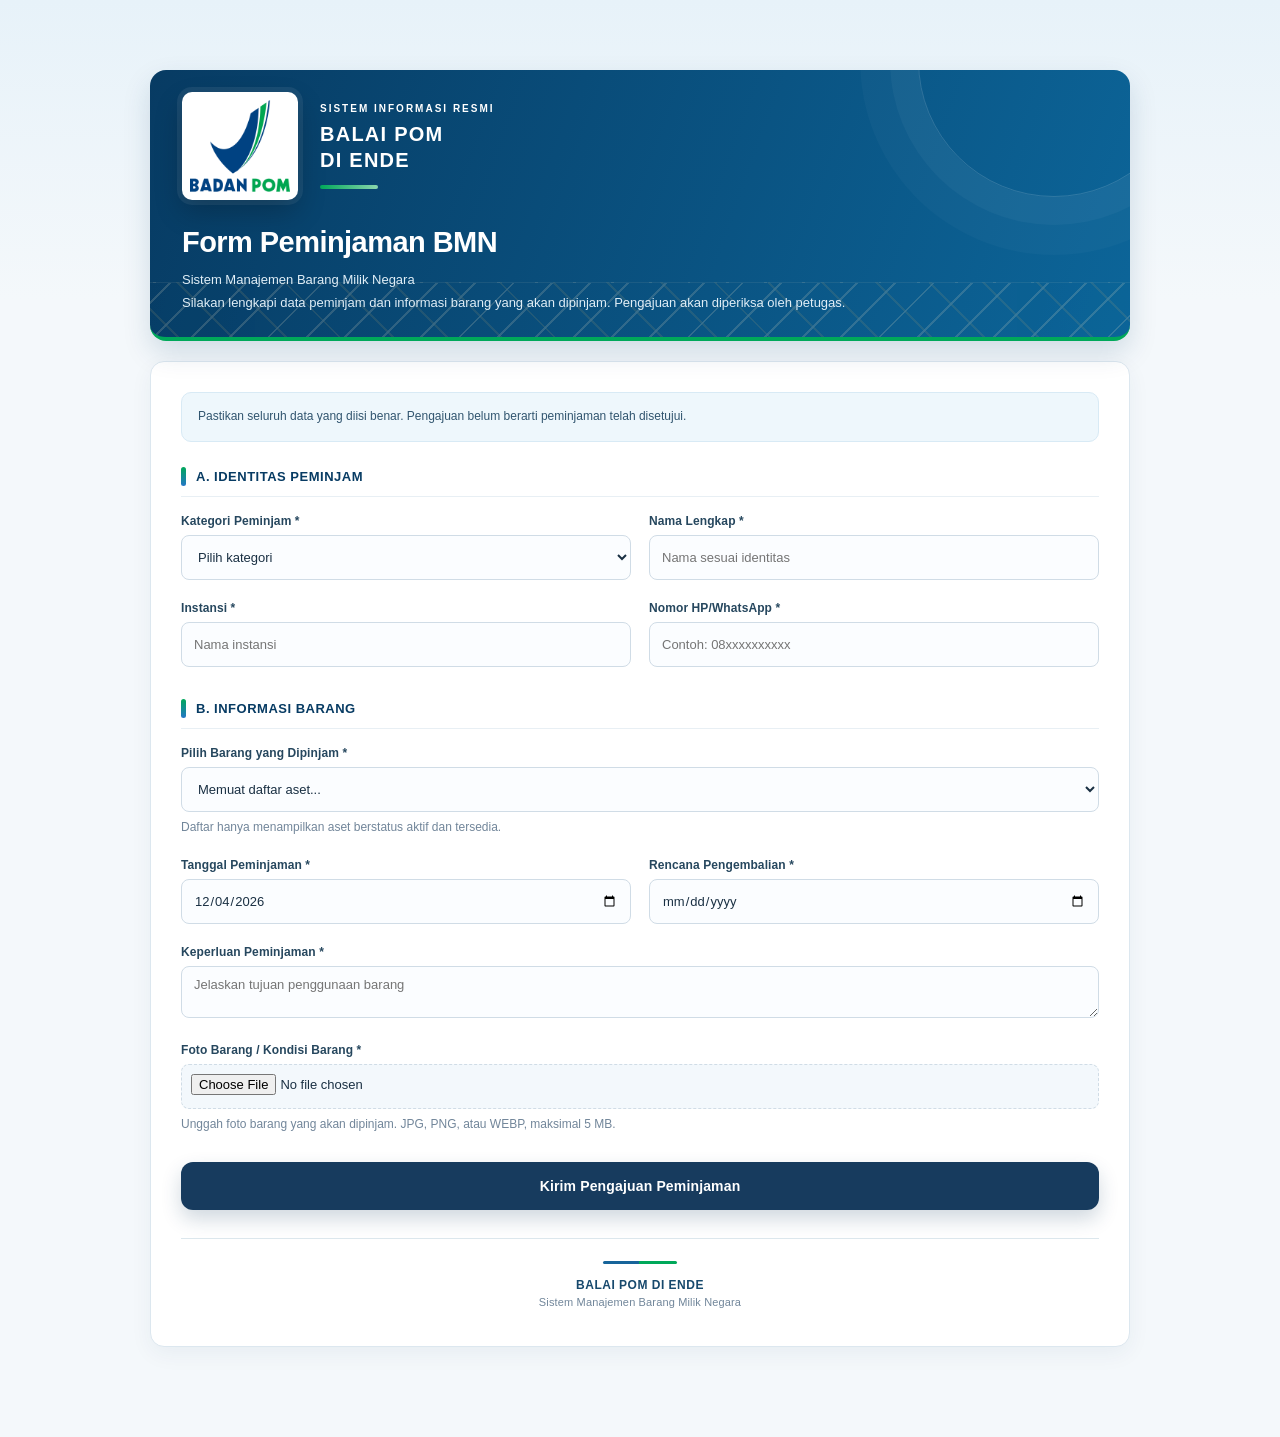
<file: pengguna.html>
<!DOCTYPE html>
<html lang="id">
<head>
  <base target="_top">
  <meta charset="UTF-8">
  <meta name="viewport" content="width=device-width, initial-scale=1">
  <link rel="icon" type="image/png" href="logo-bmn.png.png">
  <title>Sistem Manajemen BMN | Balai POM di Ende</title>
  <style>
    :root{--navy:#173b5e;--blue:#2563eb;--bg:#f3f6fa;--text:#1e293b;--muted:#64748b;--border:#dbe3ed;--green:#15803d;--red:#b91c1c}
    *{box-sizing:border-box;font-family:Arial,Helvetica,sans-serif}body{margin:0;background:var(--bg);color:var(--text);padding:28px 16px}
    .wrap{max-width:760px;margin:auto}.header{background:linear-gradient(135deg,#102d49,#25618f);color:white;padding:28px;border-radius:16px 16px 0 0}
    .logo{width:48px;height:48px;border-radius:12px;background:#fff;color:var(--navy);display:grid;place-items:center;font-weight:bold;font-size:20px;margin-bottom:16px}
    h1{font-size:25px;margin:0 0 8px}.header p{margin:0;color:#e2e8f0;line-height:1.5}.card{background:white;padding:28px;border-radius:0 0 16px 16px;box-shadow:0 10px 30px #0f172a12}
    .section-title{font-size:16px;color:var(--navy);font-weight:bold;margin:22px 0 14px;padding-bottom:9px;border-bottom:1px solid var(--border)}.section-title:first-child{margin-top:0}
    .grid{display:grid;grid-template-columns:1fr 1fr;gap:16px}.field{margin-bottom:16px}.field.full{grid-column:1/-1}label{display:block;font-weight:600;font-size:13px;margin-bottom:7px}
    input,select,textarea{width:100%;padding:12px;border:1px solid var(--border);border-radius:8px;background:#fff;color:var(--text);font-size:14px;outline:none}
    input:focus,select:focus,textarea:focus{border-color:var(--blue);box-shadow:0 0 0 3px #2563eb18}textarea{min-height:100px;resize:vertical}.hint{font-size:12px;color:var(--muted);line-height:1.5;margin-top:6px}
    .notice{padding:12px 14px;background:#eff6ff;color:#1e40af;border-radius:8px;font-size:13px;line-height:1.5;margin-bottom:18px}
    button{width:100%;border:0;background:var(--navy);color:white;font-weight:bold;padding:14px;border-radius:9px;font-size:15px;cursor:pointer;margin-top:8px}button:disabled{opacity:.6;cursor:wait}
    .message{display:none;padding:13px;border-radius:8px;margin:0 0 16px;font-size:14px;line-height:1.5}.message.error{display:block;background:#fef2f2;color:var(--red)}.message.success{display:block;background:#f0fdf4;color:var(--green)}
    .footer{text-align:center;color:var(--muted);font-size:12px;margin-top:18px}
    .header{box-shadow:0 12px 28px #102d4920}.card{border:1px solid #e8eef5}.section-title{letter-spacing:.2px}
    .popup-backdrop{position:fixed;inset:0;z-index:999;display:flex;align-items:center;justify-content:center;padding:18px;background:#0f172a99;backdrop-filter:blur(5px)}
    .popup{width:min(100%,430px);background:#fff;border-radius:18px;box-shadow:0 25px 80px #0004;overflow:hidden;animation:pop .18s ease-out}
    @keyframes pop{from{opacity:0;transform:translateY(12px) scale(.98)}to{opacity:1;transform:none}}
    .popup-top{padding:24px 24px 10px;display:flex;gap:13px;align-items:center}.popup-icon{width:44px;height:44px;border-radius:14px;display:grid;place-items:center;background:#eff6ff;color:#1d4ed8;font-size:22px;font-weight:bold;flex:none}.popup h2{font-size:18px;color:var(--navy);margin:0 0 5px}.popup p{font-size:13px;line-height:1.6;color:var(--muted);margin:0}.popup-actions{display:flex;justify-content:flex-end;gap:9px;padding:18px 24px 22px}.popup-actions button{width:auto;min-width:100px;margin:0;padding:11px 16px;border-radius:9px}.popup-actions .secondary{background:#f1f5f9;color:#475569}.popup-actions .primary{background:var(--navy);color:#fff}
    @media(max-width:600px){.popup-top{padding:20px 18px 8px}.popup-actions{padding:15px 18px 18px}}
    @media(max-width:600px){body{padding:12px}.header,.card{padding:20px}.grid{grid-template-columns:1fr}.field.full{grid-column:auto}h1{font-size:22px}}

    /* REDESAIN VISUAL FORM PENGGUNA */
    :root{--navy:#123653;--blue:#2476c7;--bg:#f2f6fa;--text:#1a3043;--muted:#718397;--border:#e1eaf2;--green:#16845b;--red:#c43d48}
    *{font-family:Inter,"Segoe UI",Arial,sans-serif}
    body{padding:42px 18px;background:radial-gradient(circle at 5% 0%,#dcecf8 0,transparent 30%),radial-gradient(circle at 100% 100%,#e5eff8 0,transparent 30%),#f3f7fb;color:var(--text)}
    .wrap{max-width:850px}
    .header{position:relative;overflow:hidden;padding:36px 38px 34px;border-radius:22px 22px 0 0;background:linear-gradient(120deg,#0d2d46 0%,#164d73 58%,#2476a3 100%);box-shadow:0 15px 35px rgba(18,54,83,.16)}
    .header:after{content:"";position:absolute;width:270px;height:270px;border:1px solid rgba(255,255,255,.13);border-radius:50%;right:-60px;top:-145px;box-shadow:0 0 0 28px rgba(255,255,255,.035),0 0 0 58px rgba(255,255,255,.025)}
    .logo{position:relative;z-index:1;width:58px;height:58px;border-radius:17px;background:rgba(255,255,255,.96);color:#16496d;box-shadow:0 8px 20px rgba(0,0,0,.12);font-size:17px;letter-spacing:.5px;margin-bottom:22px}
    h1{position:relative;z-index:1;font-size:29px;letter-spacing:-.7px;margin-bottom:10px}
    .header p{position:relative;z-index:1;max-width:620px;color:#d7e8f4;font-size:14px;line-height:1.7}
    .card{padding:32px 38px 27px;border:1px solid #e4edf4;border-top:0;border-radius:0 0 22px 22px;box-shadow:0 18px 45px rgba(22,54,80,.08)}
    .notice{display:flex;gap:11px;align-items:flex-start;padding:14px 16px;background:#eef7ff;color:#285b80;border:1px solid #dceefb;border-radius:12px;font-size:12px;line-height:1.65;margin-bottom:25px}
    .section-title{display:flex;align-items:center;gap:10px;font-size:13px;color:#17496d;font-weight:800;letter-spacing:.5px;text-transform:uppercase;margin:28px 0 17px;padding-bottom:12px;border-bottom:1px solid #e9eff4}
    .section-title:before{content:"";width:5px;height:19px;border-radius:8px;background:linear-gradient(#3b9bd4,#1b5c86)}
    .section-title:first-child{margin-top:0}
    .grid{gap:17px 18px}
    .field{margin-bottom:4px}
    label{font-size:12px;color:#3a5267;font-weight:700;letter-spacing:.1px}
    input,select,textarea{padding:13px 14px;border:1px solid #dce6ef;border-radius:10px;background:#fbfdff;font-size:13px;transition:border-color .2s,box-shadow .2s,background .2s}
    input:focus,select:focus,textarea:focus{background:#fff;border-color:#4a9bd4;box-shadow:0 0 0 4px rgba(36,118,199,.10)}
    textarea{min-height:112px}
    .hint{font-size:11px;color:#8091a1;line-height:1.6}
    button{margin-top:24px;padding:15px 18px;border-radius:11px;background:linear-gradient(110deg,#123d5d,#1d6a99);box-shadow:0 8px 18px rgba(18,61,93,.18);font-size:14px;letter-spacing:.15px;transition:transform .2s,box-shadow .2s}
    button:hover:not(:disabled){transform:translateY(-2px);box-shadow:0 12px 22px rgba(18,61,93,.22)}
    button:disabled{opacity:.65}
    .message{padding:14px 16px;border-radius:11px;font-size:13px;margin-bottom:17px}
    .message.error{border:1px solid #f5d3d5}.message.success{border:1px solid #ccebdc}
    .footer{padding-top:22px;margin-top:25px;border-top:1px solid #edf1f5;font-size:11px;letter-spacing:.15px}
    .popup-backdrop{background:rgba(8,29,46,.66)}
    .popup{border:1px solid rgba(255,255,255,.6);border-radius:20px}
    .popup-icon{border-radius:15px}
    .popup-actions button{margin:0;box-shadow:none}
    @media(max-width:650px){body{padding:14px 10px}.header{padding:27px 22px 25px;border-radius:17px 17px 0 0}.logo{width:51px;height:51px;margin-bottom:18px}h1{font-size:23px}.header p{font-size:12px}.card{padding:23px 19px 22px;border-radius:0 0 17px 17px}.grid{grid-template-columns:1fr;gap:13px}.field.full{grid-column:auto}.section-title{margin-top:24px}.notice{font-size:11px;padding:12px}.popup-actions{gap:8px}.popup-actions button{flex:1;min-width:0}}


    /* IDENTITAS RESMI BALAI POM DI ENDE */
    .agency-brand{position:relative;z-index:2;display:flex;align-items:center;gap:20px;margin-bottom:24px}
    .agency-logo-frame{width:112px;height:104px;flex:none;padding:8px 12px;border-radius:17px;background:rgba(255,255,255,.97);box-shadow:0 10px 24px rgba(0,0,0,.16);display:flex;align-items:center;justify-content:center}
    .agency-logo-frame img{width:100%;height:100%;object-fit:contain}
    .agency-copy{display:flex;flex-direction:column;gap:6px}
    .agency-kicker{font-size:10px;font-weight:800;letter-spacing:1.8px;color:#a9d7ef;text-transform:uppercase}
    .agency-name{font-size:18px;font-weight:800;letter-spacing:1px;color:#fff;text-transform:uppercase;line-height:1.35}
    .agency-divider{width:48px;height:3px;border-radius:5px;background:#00a85a;margin-top:3px}
    .header h1{font-size:27px;margin-top:5px}
    .footer strong{display:block;color:#17496d;font-size:12px;letter-spacing:.5px;margin-bottom:4px}
    @media(max-width:650px){.agency-brand{gap:13px;margin-bottom:20px}.agency-logo-frame{width:82px;height:78px;padding:7px 9px;border-radius:13px}.agency-kicker{font-size:8px;letter-spacing:1.2px}.agency-name{font-size:13px}.header h1{font-size:21px}}

  

    /* IDENTITAS VISUAL BPOM x FLORES — penyelarasan dengan halaman admin */
    :root{
      --navy:#0d2d46;--blue:#17649a;--bg:#f3f7fa;--green:#00a85a;
      --flores-gold:#d6b36a;--flores-cream:#f4e7c8;
    }
    body{
      background:
        radial-gradient(ellipse at 8% 8%,rgba(28,105,151,.12),transparent 28%),
        radial-gradient(ellipse at 95% 90%,rgba(0,168,90,.09),transparent 26%),
        #f3f7fa;
    }
    .wrap{max-width:900px;position:relative}
    .header{
      isolation:isolate;
      background:linear-gradient(125deg,#0b263d 0%,#123f60 54%,#176b8e 100%);
      border-radius:24px 24px 0 0;
      padding:36px 42px 35px;
      border-bottom:4px solid #00a85a;
      box-shadow:0 18px 42px rgba(12,43,66,.20);
    }
    .header:before{
      content:"";position:absolute;z-index:-1;left:0;right:0;bottom:0;height:54px;opacity:.22;
      background:
        repeating-linear-gradient(135deg,transparent 0 13px,rgba(244,231,200,.75) 13px 15px,transparent 15px 27px),
        repeating-linear-gradient(45deg,transparent 0 19px,rgba(214,179,106,.55) 19px 21px,transparent 21px 38px);
      border-top:1px solid rgba(244,231,200,.35);
      pointer-events:none;
    }
    .header:after{border-color:rgba(255,255,255,.15);box-shadow:0 0 0 28px rgba(255,255,255,.035),0 0 0 58px rgba(255,255,255,.022)}
    .agency-brand{gap:22px;margin-bottom:26px;align-items:center}
    .agency-logo-frame{
      width:116px;height:108px;padding:9px 12px;border-radius:18px;
      border:1px solid rgba(255,255,255,.72);
      box-shadow:0 12px 28px rgba(0,0,0,.22),0 0 0 5px rgba(255,255,255,.07);
    }
    .agency-copy{gap:7px}
    .agency-kicker{color:#b8d8e9;font-size:10px;letter-spacing:2px}
    .agency-name{font-size:20px;letter-spacing:1.25px;line-height:1.3}
    .agency-divider{width:58px;height:4px;background:linear-gradient(90deg,#00a85a,#8bd6ae);margin-top:5px}
    .header h1{font-size:29px;letter-spacing:-.55px;margin:0 0 9px;color:#fff}
    .header p{max-width:680px;color:#dceaf3;font-size:13px;line-height:1.8}
    .card{
      padding:34px 42px 30px;background:rgba(255,255,255,.98);
      border:1px solid #e1eaf0;border-top:0;border-radius:0 0 24px 24px;
      box-shadow:0 22px 55px rgba(21,55,78,.10);
    }
    .notice{background:linear-gradient(100deg,#edf6fb,#f0f8f3);border:1px solid #dcebe8;color:#285a70;border-left:4px solid #00a85a}
    .section-title{color:#17496d}
    .section-title:before{background:linear-gradient(180deg,#00a85a,#2476c7)}
    button{background:linear-gradient(110deg,#123d5d 0%,#176b91 72%,#16845b 100%);box-shadow:0 9px 20px rgba(18,61,93,.20)}
    button:hover:not(:disabled){box-shadow:0 13px 25px rgba(18,61,93,.25)}
    .footer{position:relative;margin-top:28px;padding:22px 10px 8px;border-top:1px solid #dce7ed;color:#7b8d9a}
    .footer:before{content:"";display:block;width:74px;height:3px;border-radius:4px;margin:0 auto 14px;background:linear-gradient(90deg,#17649a 0 48%,#00a85a 48% 100%)}
    .popup{border-top:4px solid #00a85a}
    @media(max-width:650px){
      body{padding:16px 10px;background:#f3f7fa}
      .header{padding:25px 21px 28px;border-radius:18px 18px 0 0}
      .agency-brand{gap:14px;margin-bottom:21px}
      .agency-logo-frame{width:78px;height:76px;padding:6px 8px;border-radius:13px}
      .agency-kicker{font-size:8px;letter-spacing:1.1px}
      .agency-name{font-size:13px;letter-spacing:.8px}
      .agency-divider{width:40px;height:3px}
      .header h1{font-size:22px;line-height:1.25}
      .header p{font-size:11px;line-height:1.65}
      .card{padding:23px 19px 23px;border-radius:0 0 18px 18px}
      .header:before{height:36px}
    }

    html.embed-mode body{padding:0;background:#f3f7fa}
    html.embed-mode .wrap{max-width:none}
    html.embed-mode .header{display:none}
    html.embed-mode .card{padding:24px 28px;border-radius:14px;border-top:1px solid #e1eaf0;box-shadow:none}
    html.embed-mode .footer{display:none}
    @media(max-width:650px){html.embed-mode .card{padding:20px 15px}}

  
.asset-combobox{position:relative;width:100%;min-width:0}
.asset-combobox-input{width:100%;padding:12px 14px;border:1px solid var(--border,#cbd9e5);border-radius:9px;background:#fff;color:inherit;font:inherit;font-size:14px;box-sizing:border-box}
.asset-combobox-input:focus{outline:none;border-color:#2476c7;box-shadow:0 0 0 3px rgba(36,118,199,.12)}
.asset-combobox-menu{display:none;position:absolute;left:0;right:0;top:calc(100% + 4px);max-height:230px;overflow-y:auto;background:#fff;border:1px solid #cbd9e5;border-radius:9px;box-shadow:0 10px 24px rgba(15,35,55,.16);z-index:1000}
.asset-combobox-option{display:block;width:100%;margin:0;padding:11px 13px;text-align:left;border:0;border-radius:0;background:#fff;color:#1e293b;font:inherit;font-size:13px;cursor:pointer}
.asset-combobox-option:hover,.asset-combobox-option:focus{background:#eef6fc;outline:none}
.asset-combobox-empty{padding:12px;color:#64748b;font-size:13px}
  </style>
<script>if(new URLSearchParams(location.search).get("embed")==="1")document.documentElement.classList.add("embed-mode");</script>
  <link rel="stylesheet" href="./mobile-polish.css">
<style>

/* ===== REDESAIN CANVA BMN: formulir peminjaman ===== */
:root{--bmn-navy:#073b63;--bmn-blue:#0878c9;--bmn-green:#159b68;--bmn-line:#dce7ef;--bmn-text:#17354b}
body{background:linear-gradient(180deg,#e7f2f9 0,#f4f8fb 300px,#f4f8fb 100%)!important;color:var(--bmn-text)!important;font-family:Inter,"Segoe UI",Arial,sans-serif!important}
.wrap{max-width:980px!important;width:calc(100% - 32px)!important;margin:28px auto 48px!important}
.header{background:linear-gradient(110deg,#073b63,#0c6599)!important;border-radius:16px!important;padding:22px clamp(18px,3vw,32px)!important;box-shadow:0 12px 28px rgba(7,59,99,.15)!important;color:#fff!important}
.agency-brand{align-items:center!important}.agency-logo-frame{background:#fff!important;border-radius:10px!important;padding:7px!important}.agency-copy,.agency-name,.agency-kicker{color:#fff!important}
.header h1,.header h2{color:#fff!important;font-weight:850!important}.header p{color:#e0eef7!important}
.card{margin-top:20px!important;border:1px solid var(--bmn-line)!important;border-radius:14px!important;background:#fff!important;box-shadow:0 7px 22px rgba(15,58,86,.055)!important;padding:clamp(18px,3vw,30px)!important}
.section-title{color:var(--bmn-navy)!important;font-weight:850!important;border-bottom:1px solid #e8eff4!important;padding-bottom:10px!important}
.field label{color:#26475e!important;font-weight:750!important}.field input,.field select,.field textarea{min-height:45px!important;border:1px solid #d0dce6!important;border-radius:8px!important;background:#fbfdff!important;padding:10px 12px!important}
.field input[type=file]{padding:9px!important;background:#f3f8fc!important;border-style:dashed!important}
.field input:focus,.field select:focus,.field textarea:focus{outline:0!important;border-color:#0878c9!important;box-shadow:0 0 0 3px rgba(8,120,201,.12)!important}
.notice{background:#eef7fc!important;border:1px solid #d8eaf5!important;border-radius:10px!important;color:#31556f!important}
.hint{color:#72869a!important;font-size:12px!important}
.primary{background:linear-gradient(100deg,#0878c9,#075b9b)!important;border-radius:9px!important;font-weight:800!important;box-shadow:0 6px 14px rgba(8,120,201,.18)!important}
.secondary{border-radius:9px!important;background:#edf4f8!important;color:#17496b!important}
.footer{color:#71869a!important}
@media(max-width:700px){.wrap{width:calc(100% - 20px)!important;margin:12px auto 28px!important}.header{padding:18px!important}}

</style>
</head>
<body>
  <main class="wrap">
    <header class="header">
      <div class="agency-brand">
        <div class="agency-logo-frame"><img src="[data-uri]" alt="Logo Badan POM"></div>
        <div class="agency-copy">
          <span class="agency-kicker">Sistem Informasi Resmi</span>
          <span class="agency-name">Balai POM<br>di Ende</span>
          <span class="agency-divider"></span>
        </div>
      </div>
      <h1>Form Peminjaman BMN</h1>
      <p>Sistem Manajemen Barang Milik Negara<br>Silakan lengkapi data peminjam dan informasi barang yang akan dipinjam. Pengajuan akan diperiksa oleh petugas.</p>
    </header>
    <section class="card">
      <div id="message" class="message" role="status"></div>
      <div class="notice">Pastikan seluruh data yang diisi benar. Pengajuan belum berarti peminjaman telah disetujui.</div>
      <form id="loanForm">
        <div class="section-title">A. Identitas Peminjam</div>
        <div class="grid">
          <div class="field"><label for="kategori">Kategori Peminjam *</label><select id="kategori" required><option value="">Pilih kategori</option><option value="Pegawai Internal">Pegawai Internal</option><option value="Pegawai Eksternal">Pegawai Eksternal</option></select></div>
          <div class="field"><label for="nama">Nama Lengkap *</label><input id="nama" required maxlength="150" placeholder="Nama sesuai identitas"></div>
                    <div class="field"><label for="instansi">Instansi *</label><input id="instansi" required maxlength="150" placeholder="Nama instansi"></div>
          <div class="field"><label for="noHp">Nomor HP/WhatsApp *</label><input id="noHp" required inputmode="tel" maxlength="25" placeholder="Contoh: 08xxxxxxxxxx"></div>
        </div>
        <div class="section-title">B. Informasi Barang</div>
        <div class="grid">
          <div class="field full"><label for="aset">Pilih Barang yang Dipinjam *</label><select id="aset" required><option value="">Memuat daftar aset...</option></select><div class="hint">Daftar hanya menampilkan aset berstatus aktif dan tersedia.</div></div>
          <div class="field"><label for="tanggalPinjam">Tanggal Peminjaman *</label><input type="date" id="tanggalPinjam" required></div>
          <div class="field"><label for="rencanaKembali">Rencana Pengembalian *</label><input type="date" id="rencanaKembali" required></div>
          <div class="field full"><label for="keperluan">Keperluan Peminjaman *</label><textarea id="keperluan" required maxlength="1000" placeholder="Jelaskan tujuan penggunaan barang"></textarea></div><div class="field full"><label for="fotoPeminjaman">Foto Barang / Kondisi Barang *</label><input id="fotoPeminjaman" type="file" accept="image/jpeg,image/png,image/webp" capture="environment" required><div class="hint">Unggah foto barang yang akan dipinjam. JPG, PNG, atau WEBP, maksimal 5 MB.</div></div>
        </div>
        <button type="submit" id="submitButton">Kirim Pengajuan Peminjaman</button>
      </form>
      <div class="footer"><strong>BALAI POM DI ENDE</strong>Sistem Manajemen Barang Milik Negara</div>
    </section>
  </main>
<div id="popupLayer" class="popup-backdrop" style="display:none" role="dialog" aria-modal="true"><div class="popup"><div class="popup-top"><div class="popup-icon" id="popupIcon">?</div><div><h2 id="popupTitle">Konfirmasi</h2><p id="popupText"></p></div></div><div class="popup-actions"><button type="button" class="secondary" id="popupCancel">Batal</button><button type="button" class="primary" id="popupOk">Lanjutkan</button></div></div></div>
<script>
/* Jembatan API BMN untuk frontend GitHub Pages. */
(function () {
  "use strict";
  const API_URL = "https://script.google.com/macros/s/AKfycbxByexTJ4g5MB5chpm9CAnR4YJeq72tDIpvdIX6oGBteKEWTkvdL525Te9yYtz_FTzV/exec";
  const pending = Object.create(null);
  let sequence = 0;

  function bersihkan(id) {
    const item = pending[id];
    if (!item) return;
    clearTimeout(item.timer);
    if (item.frame && item.frame.parentNode) item.frame.parentNode.removeChild(item.frame);
    delete pending[id];
  }

  window.addEventListener("message", function (event) {
    const message = event.data;
    if (!message || message.__bmnApiResponse !== true || typeof message.id !== "string") return;
    const item = pending[message.id];
    if (!item) return;
    // Apps Script dapat membungkus HtmlOutput dalam iframe googleusercontent.
    // Karena itu event.source tidak selalu sama dengan iframe luar yang kita buat.
    // ID acak per permintaan dipakai untuk mencocokkan respons.
    bersihkan(message.id);
    if (message.ok) {
      if (typeof item.success === "function") item.success(message.result);
    } else {
      const error = new Error(message.error || "Permintaan ke server BMN gagal.");
      if (typeof item.failure === "function") item.failure(error);
      else console.error(error);
    }
  });

  function send(method, args, success, failure) {
    const id = "bmn_" + Date.now() + "_" + (++sequence) + "_" + Math.random().toString(36).slice(2);
    const frame = document.createElement("iframe");
    frame.name = "bmn_api_frame_" + id;
    frame.setAttribute("aria-hidden", "true");
    frame.style.cssText = "position:absolute;width:0;height:0;border:0;left:-9999px;top:-9999px";
    pending[id] = {
      success: success,
      failure: failure,
      frame: frame,
      timer: setTimeout(function () {
        const item = pending[id];
        if (!item) return;
        bersihkan(id);
        const error = new Error("Server belum memberikan jawaban. Periksa koneksi dan pengaturan akses Web App Apps Script.");
        if (typeof item.failure === "function") item.failure(error);
      }, 45000)
    };
    document.body.appendChild(frame);

    const form = document.createElement("form");
    form.method = "POST";
    form.action = API_URL;
    form.target = frame.name;
    form.acceptCharset = "UTF-8";
    form.style.display = "none";
    const input = document.createElement("textarea");
    input.name = "bmnApi";
    input.value = JSON.stringify({ id: id, method: method, args: args });
    form.appendChild(input);
    document.body.appendChild(form);
    form.submit();
    // Pertahankan form sebentar agar browser sempat memulai POST ke iframe.
    window.setTimeout(function(){ if(form.parentNode) form.parentNode.removeChild(form); }, 1500);
  }

  function makeRunner(success, failure) {
    return new Proxy({}, {
      get: function (_target, property) {
        if (property === "withSuccessHandler") return function (callback) { return makeRunner(callback, failure); };
        if (property === "withFailureHandler") return function (callback) { return makeRunner(success, callback); };
        if (property === "withUserObject") return function () { return makeRunner(success, failure); };
        if (typeof property !== "string" || property === "then") return undefined;
        return function () { send(property, Array.prototype.slice.call(arguments), success, failure); };
      }
    });
  }

  window.google = window.google || {};
  window.google.script = window.google.script || {};
  window.google.script.run = makeRunner(null, null);
})();
</script>
<script>
  const $ = id => document.getElementById(id);
  function popup(title,text,okText,showCancel,icon){return new Promise(resolve=>{const layer=$('popupLayer');$('popupTitle').textContent=title;$('popupText').textContent=text;$('popupOk').textContent=okText||'Mengerti';$('popupCancel').style.display=showCancel?'block':'none';$('popupIcon').textContent=icon||'✓';layer.style.display='flex';const done=v=>{layer.style.display='none';$('popupOk').onclick=null;$('popupCancel').onclick=null;resolve(v);};$('popupOk').onclick=()=>done(true);$('popupCancel').onclick=()=>done(false);});}
  function tanggalLokal(){const d=new Date();return d.getFullYear()+'-'+String(d.getMonth()+1).padStart(2,'0')+'-'+String(d.getDate()).padStart(2,'0');}
  $('tanggalPinjam').value=tanggalLokal();$('rencanaKembali').min=tanggalLokal();
  function showMessage(text, type){const box=$('message');box.textContent=text;box.className='message '+type;box.scrollIntoView({behavior:'smooth',block:'center'});}
  $('kategori').addEventListener('change',function(){
    const eksternal=this.value==='Pegawai Eksternal';
    $('nikField').style.display=eksternal?'block':'none';
    $('nik').required=eksternal;
    $('nik').value='';
    $('nip').value='';
    $('nipHint').textContent=eksternal?'Isi NIP secara manual. Jika bukan ASN, silakan isi dengan angka 0.':'Wajib diisi oleh pegawai internal.';
    $('nip').placeholder=eksternal?'Isi NIP; bukan ASN isi 0':'Masukkan NIP';
  });
  function setupAssetSearch(select){
   if(!select)return;
   let wrap=select._assetComboWrap;
   if(!wrap){
    wrap=document.createElement("div");wrap.className="asset-combobox";
    const input=document.createElement("input");input.type="text";input.className="asset-combobox-input";input.placeholder=select.options[0]?.textContent||"Pilih aset";input.autocomplete="off";input.setAttribute("role","combobox");input.setAttribute("aria-autocomplete","list");input.setAttribute("aria-expanded","false");input.required=select.required;select.required=false;input.setCustomValidity(select.value?"":"Pilih aset dari daftar.");
    const menu=document.createElement("div");menu.className="asset-combobox-menu";menu.setAttribute("role","listbox");
    select.parentNode.insertBefore(wrap,select);wrap.append(input,menu,select);select.style.display="none";select._assetComboWrap=wrap;
    const close=()=>{menu.style.display="none";input.setAttribute("aria-expanded","false");};
    const render=(query="")=>{menu.innerHTML="";const q=query.trim().toLocaleLowerCase("id");let count=0;
     [...select.options].forEach((option,index)=>{if(index===0||!option.value)return;if(q&&!option.textContent.toLocaleLowerCase("id").includes(q))return;
      const item=document.createElement("button");item.type="button";item.className="asset-combobox-option";item.textContent=option.textContent;item.setAttribute("role","option");
      item.addEventListener("click",()=>{select.value=option.value;select.dispatchEvent(new Event("change",{bubbles:true}));input.value=option.textContent;input.setCustomValidity("");close();});menu.appendChild(item);count++;
     });
     if(!count){const empty=document.createElement("div");empty.className="asset-combobox-empty";empty.textContent="Aset tidak ditemukan";menu.appendChild(empty);}
    };
    const open=()=>{render(input.value);menu.style.display="block";input.setAttribute("aria-expanded","true");};
    input.addEventListener("focus",()=>{input.value="";open();});
    input.addEventListener("click",open);
    input.addEventListener("input",()=>{if(select.value){select.value="";select.dispatchEvent(new Event("change",{bubbles:true}));}input.setCustomValidity(select.value?"":"Pilih aset dari daftar.");open();});
    input.addEventListener("keydown",e=>{if(e.key==="Escape"){close();input.blur();}else if(e.key==="ArrowDown"){open();menu.querySelector("button")?.focus();}});
    wrap.addEventListener("focusout",()=>setTimeout(()=>{if(!wrap.contains(document.activeElement)){close();const chosen=select.options[select.selectedIndex];input.value=chosen&&chosen.value?chosen.textContent:"";input.setCustomValidity(select.value?"":"Pilih aset dari daftar.");}},120));
  select.form?.addEventListener("reset",()=>setTimeout(()=>{input.value="";input.setCustomValidity(select.value?"":"Pilih aset dari daftar.");close();},0));
    select.addEventListener("change",()=>{const chosen=select.options[select.selectedIndex];if(chosen&&chosen.value)input.value=chosen.textContent;});
   }
   const chosen=select.options[select.selectedIndex];if(chosen&&chosen.value)wrap.querySelector("input").value=chosen.textContent;
  }
  function loadAssets(){
    google.script.run.withSuccessHandler(function(items){
      const select=$('aset');select.innerHTML='<option value="">Pilih barang</option>';
      (items||[]).forEach(function(a){const op=document.createElement('option');op.value=a.id;op.textContent=a.label||[a.nup,a.nama,a.merk,a.tipeModel].filter(Boolean).join(' / ')||a.nama||'Aset tanpa nama';select.appendChild(op);});
      if(!items||!items.length){select.innerHTML='<option value="">Belum ada aset tersedia</option>';}
      setupAssetSearch(select);
    }).withFailureHandler(function(err){$('aset').innerHTML='<option value="">Gagal memuat aset</option>';showMessage(err.message||String(err),'error');}).ambilAsetTersediaPublik();
  }
  $('tanggalPinjam').addEventListener('change',function(){$('rencanaKembali').min=this.value;if($('rencanaKembali').value&&$('rencanaKembali').value<this.value)$('rencanaKembali').value=this.value;});
  $('loanForm').addEventListener('submit',async function(e){e.preventDefault();const fotoFile=$('fotoPeminjaman').files[0];if(!fotoFile){showMessage('Foto barang wajib diunggah.','error');return;}if(fotoFile.size>5*1024*1024){showMessage('Ukuran foto maksimal 5 MB.','error');return;}const fotoBase64=await new Promise((resolve,reject)=>{const reader=new FileReader();reader.onload=()=>resolve(String(reader.result).split(',')[1]);reader.onerror=()=>reject(new Error('Foto tidak dapat dibaca.'));reader.readAsDataURL(fotoFile);});const data={kategori:$('kategori').value,nama:$('nama').value.trim(),nip:$('nip').value.trim(),nik:$('nik').value.trim(),jabatan:$('jabatan').value.trim(),instansi:$('instansi').value.trim(),noHp:$('noHp').value.trim(),idAset:$('aset').value,keperluan:$('keperluan').value.trim(),tanggalPinjam:$('tanggalPinjam').value,rencanaKembali:$('rencanaKembali').value,foto:{mimeType:fotoFile.type,base64:fotoBase64}};
    if(data.kategori==='Pegawai Eksternal'&&!/^\d{16}$/.test(data.nik)){showMessage('NIK harus terdiri dari 16 digit.','error');return;}
    if(data.tanggalPinjam<tanggalLokal()){showMessage('Tanggal peminjaman tidak boleh sebelum tanggal pada perangkat saat ini.','error');return;}
    if(data.rencanaKembali<data.tanggalPinjam){showMessage('Rencana pengembalian tidak boleh sebelum tanggal peminjaman.','error');return;}
    popup('Kirim pengajuan peminjaman','Pastikan data peminjam dan barang sudah benar. Pengajuan akan dikirim kepada admin untuk diperiksa.','Kirim pengajuan',true,'?').then(function(ok){if(!ok)return;
      const btn=$('submitButton');btn.disabled=true;btn.textContent='Mengirim pengajuan...';
      google.script.run.withSuccessHandler(function(result){btn.disabled=false;btn.textContent='Kirim Pengajuan Peminjaman';if(result&&result.berhasil){$('loanForm').reset();$('tanggalPinjam').value=tanggalLokal();$('rencanaKembali').min=tanggalLokal();$('nikField').style.display='none';$('nik').required=false;loadAssets();popup('Pengajuan berhasil dikirim',(result.pesan||'Pengajuan berhasil disimpan.')+' Nomor pengajuan: '+result.id,'Selesai',false,'✓');}else{popup('Pengajuan belum berhasil','Silakan periksa kembali data dan coba lagi.','Mengerti',false,'!');}}).withFailureHandler(function(err){btn.disabled=false;btn.textContent='Kirim Pengajuan Peminjaman';popup('Terjadi kesalahan',err.message||String(err),'Mengerti',false,'!');}).ajukanPeminjamanPublik(data);
    });
  });
  loadAssets();
</script>
</body>
</html>
</file>
<file: mobile-polish.css>
/* Portal BMN — penyempurnaan tampilan responsif dan mobile
   Lapisan visual saja: tidak mengubah alur formulir, data, atau autentikasi. */
:root {
  color-scheme: light;
  --bmn-ink: #17354b;
  --bmn-muted: #718397;
  --bmn-line: #e1eaf0;
  --bmn-paper: #ffffff;
  --bmn-bg: #f3f7fa;
  --bmn-navy: #10334f;
  --bmn-blue: #176b91;
  --bmn-green: #16845b;
}
html { -webkit-text-size-adjust: 100%; }
body { color: var(--bmn-ink); }
button, a, input, select, textarea { -webkit-tap-highlight-color: transparent; }
button, .tab, .doc, .menu-item { touch-action: manipulation; }

/* ADMIN: dashboard lebih bersih, kontras, dan mudah dipakai */
#appPage { background: #f3f7fa; }
.sidebar {
  background: linear-gradient(180deg, #10334f 0%, #0b263d 100%);
  box-shadow: 8px 0 30px rgba(13, 45, 70, .08);
}
.sidebar .brand { padding-bottom: 22px; }
.sidebar .menu-item {
  min-height: 44px;
  border: 1px solid transparent;
  border-radius: 11px;
  transition: background .18s ease, border-color .18s ease, transform .18s ease;
}
.sidebar .menu-item:hover { transform: translateX(2px); background: rgba(255,255,255,.10); }
.sidebar .menu-item.active {
  background: linear-gradient(100deg, rgba(45,130,170,.42), rgba(22,132,91,.22));
  border-color: rgba(190,225,235,.18);
  box-shadow: inset 3px 0 #54c18a;
}
.topbar {
  position: sticky;
  top: 0;
  z-index: 15;
  box-shadow: 0 4px 18px rgba(16,45,73,.045);
}
.content { max-width: 1600px; margin: 0 auto; }
.page-heading h1 { letter-spacing: -.45px; }
.stat-card, .panel, .table-wrap {
  border-color: #e3ebf1;
  border-radius: 15px;
  box-shadow: 0 7px 22px rgba(16,45,73,.045);
}
.stat-card { transition: transform .18s ease, box-shadow .18s ease; }
.stat-card:hover { transform: translateY(-2px); box-shadow: 0 12px 26px rgba(16,45,73,.08); }
.stat-card .stat-value { letter-spacing: -.7px; }
.panel { padding: 22px; }
.filter-bar input, .filter-bar select, .field input, .field select, .field textarea {
  min-height: 43px;
  border-radius: 10px;
}
.btn { min-height: 38px; }
.table-wrap { overflow: hidden; }
.table-scroll { max-width: 100%; -webkit-overflow-scrolling: touch; }
th { letter-spacing: .15px; }
tbody tr { transition: background .15s ease; }
tbody tr:hover { background: #f1f7fa; }
.modal-card { border: 1px solid #e2eaf0; }

/* FORM PENGELOLAAN DAN FORM PENGGUNA */
body:has(.agency-brand) { background: radial-gradient(ellipse at 8% 4%, rgba(28,105,151,.10), transparent 30%), #f3f7fa; }
.wrap { width: min(100% - 32px, 900px); }
body:has(.doc) .wrap { width: min(100% - 32px, 1120px); }
.top { padding: 4px 2px 15px; }
.top a, .back {
  display: inline-flex;
  align-items: center;
  gap: 7px;
  min-height: 38px;
  text-decoration: none;
  transition: color .18s ease, transform .18s ease;
}
.top a:hover, .back:hover { color: #16845b; transform: translateX(-2px); }
.hero, .header {
  box-shadow: 0 17px 40px rgba(12,43,66,.14);
}
.card {
  box-shadow: 0 20px 48px rgba(21,55,78,.075);
}
.tab, .submit, button {
  -webkit-appearance: none;
}
.tab:focus-visible, button:focus-visible, a:focus-visible {
  outline: 3px solid rgba(36,118,199,.35);
  outline-offset: 3px;
}
input, select, textarea { max-width: 100%; }
input[type="file"] { min-height: 44px; }
.submit, button[type="submit"] {
  min-height: 48px;
  border-radius: 12px;
}
.hint { overflow-wrap: anywhere; }

/* DOKUMEN BMN */
body:has(.doc) { background: radial-gradient(ellipse at 8% 4%, rgba(28,105,151,.10), transparent 30%), #f3f7fa; }
.doc {
  min-width: 0;
  border-color: #e2eaf0;
  box-shadow: 0 9px 24px rgba(23,59,94,.06);
}
.doc strong { overflow-wrap: anywhere; }
.doc:focus-visible { outline-color: #2476c7; }
.note { box-shadow: 0 5px 16px rgba(23,59,94,.035); }

@media (max-width: 700px) {
  .sidebar { z-index: 1000; }
  .topbar { min-height: 64px; }
  .topbar h2 { line-height: 1.25; }
  .admin-info { max-width: 46vw; min-width: 0; }
  .admin-info > span { overflow: hidden; text-overflow: ellipsis; white-space: nowrap; }
  .content { padding: 18px 12px 30px; }
  .page-heading { align-items: flex-start; }
  .stats-grid { gap: 10px; }
  .stat-card { min-width: 0; }
  .stat-card .stat-title { overflow-wrap: anywhere; }
  .panel { padding: 16px 13px; }
  .filter-bar { grid-template-columns: minmax(0,1fr); }
  .table-wrap { border-radius: 12px; }
  .table-scroll { overflow-x: auto; }
  .modal { align-items: flex-end; }
  .modal-card { width: 100%; max-height: 92dvh; overflow-y: auto; }
  .modal-footer { position: sticky; bottom: 0; background: #fff; }
  body:has(.agency-brand) .wrap { width: calc(100% - 24px); }
  body:has(.doc) .wrap { width: calc(100% - 24px); }
  .tabs { position: relative; }
  .tab { min-height: 48px; border-radius: 11px; }
  .doc { min-height: 150px; }
}
@media (max-width: 420px) {
  .admin-info { font-size: 10px; }
  .admin-info .avatar { flex: 0 0 30px; }
  .stats-grid { grid-template-columns: repeat(2, minmax(0,1fr)); }
  .stat-card { padding: 13px 11px; }
  .stat-card .stat-value { font-size: 23px; }
  .page-heading h1 { font-size: 20px; }
  body:has(.agency-brand) .wrap { width: calc(100% - 20px); }
  body:has(.doc) .wrap { width: calc(100% - 20px); }
  .doc { min-height: 138px; padding: 12px 9px; }
  .folder-icon, .folder-icon svg { width: 78px; height: 66px; }
}
@media (prefers-reduced-motion: reduce) {
  *, *::before, *::after { scroll-behavior: auto !important; animation-duration: .01ms !important; transition-duration: .01ms !important; }
}


/* CANVA DESIGN SYSTEM — diterapkan sebagai lapisan visual tanpa mengubah logika aplikasi */
:root {
  --bmn-ink: #1E293B;
  --bmn-muted: #64748B;
  --bmn-line: #E2EAF1;
  --bmn-paper: #FFFFFF;
  --bmn-bg: #F3F7FA;
  --bmn-navy: #173B5E;
  --bmn-deep: #102D49;
  --bmn-blue: #2563EB;
  --bmn-green: #16845B;
}
body { background-color: #F3F7FA; color: #1E293B; }
.sidebar {
  background: #102D49;
  box-shadow: 8px 0 28px rgba(16,45,73,.08);
}
.sidebar .menu-item {
  border-radius: 10px;
  border-color: transparent;
}
.sidebar .menu-item:hover { background: rgba(255,255,255,.10); }
.sidebar .menu-item.active {
  background: rgba(255,255,255,.12);
  border-color: rgba(255,255,255,.08);
  box-shadow: inset 3px 0 #68A8FF;
}
.topbar {
  background: #FFFFFF;
  border-bottom: 1px solid #E2EAF1;
  box-shadow: 0 4px 18px rgba(16,45,73,.045);
}
.stat-card, .panel, .table-wrap, .card {
  border-color: #E2EAF1;
  border-radius: 15px;
  box-shadow: 0 7px 22px rgba(16,45,73,.045);
}
.stat-card:hover, .card:hover {
  box-shadow: 0 12px 26px rgba(16,45,73,.08);
}
.btn-primary, .submit, button[type="submit"] {
  background: #173B5E;
}
.btn-primary:hover, .submit:hover, button[type="submit"]:hover {
  background: #102D49;
}
.field input:focus, .field select:focus, .field textarea:focus {
  border-color: #2563EB;
  box-shadow: 0 0 0 3px rgba(37,99,235,.12);
}
.badge-green { background: #E6F6EE; color: #11734E; }
.badge-red { background: #FDEBED; color: #A22B38; }
.badge-orange { background: #FFF2E2; color: #9B5910; }
@media (max-width: 700px) {
  .sidebar { background: #102D49; }
}
</file>
